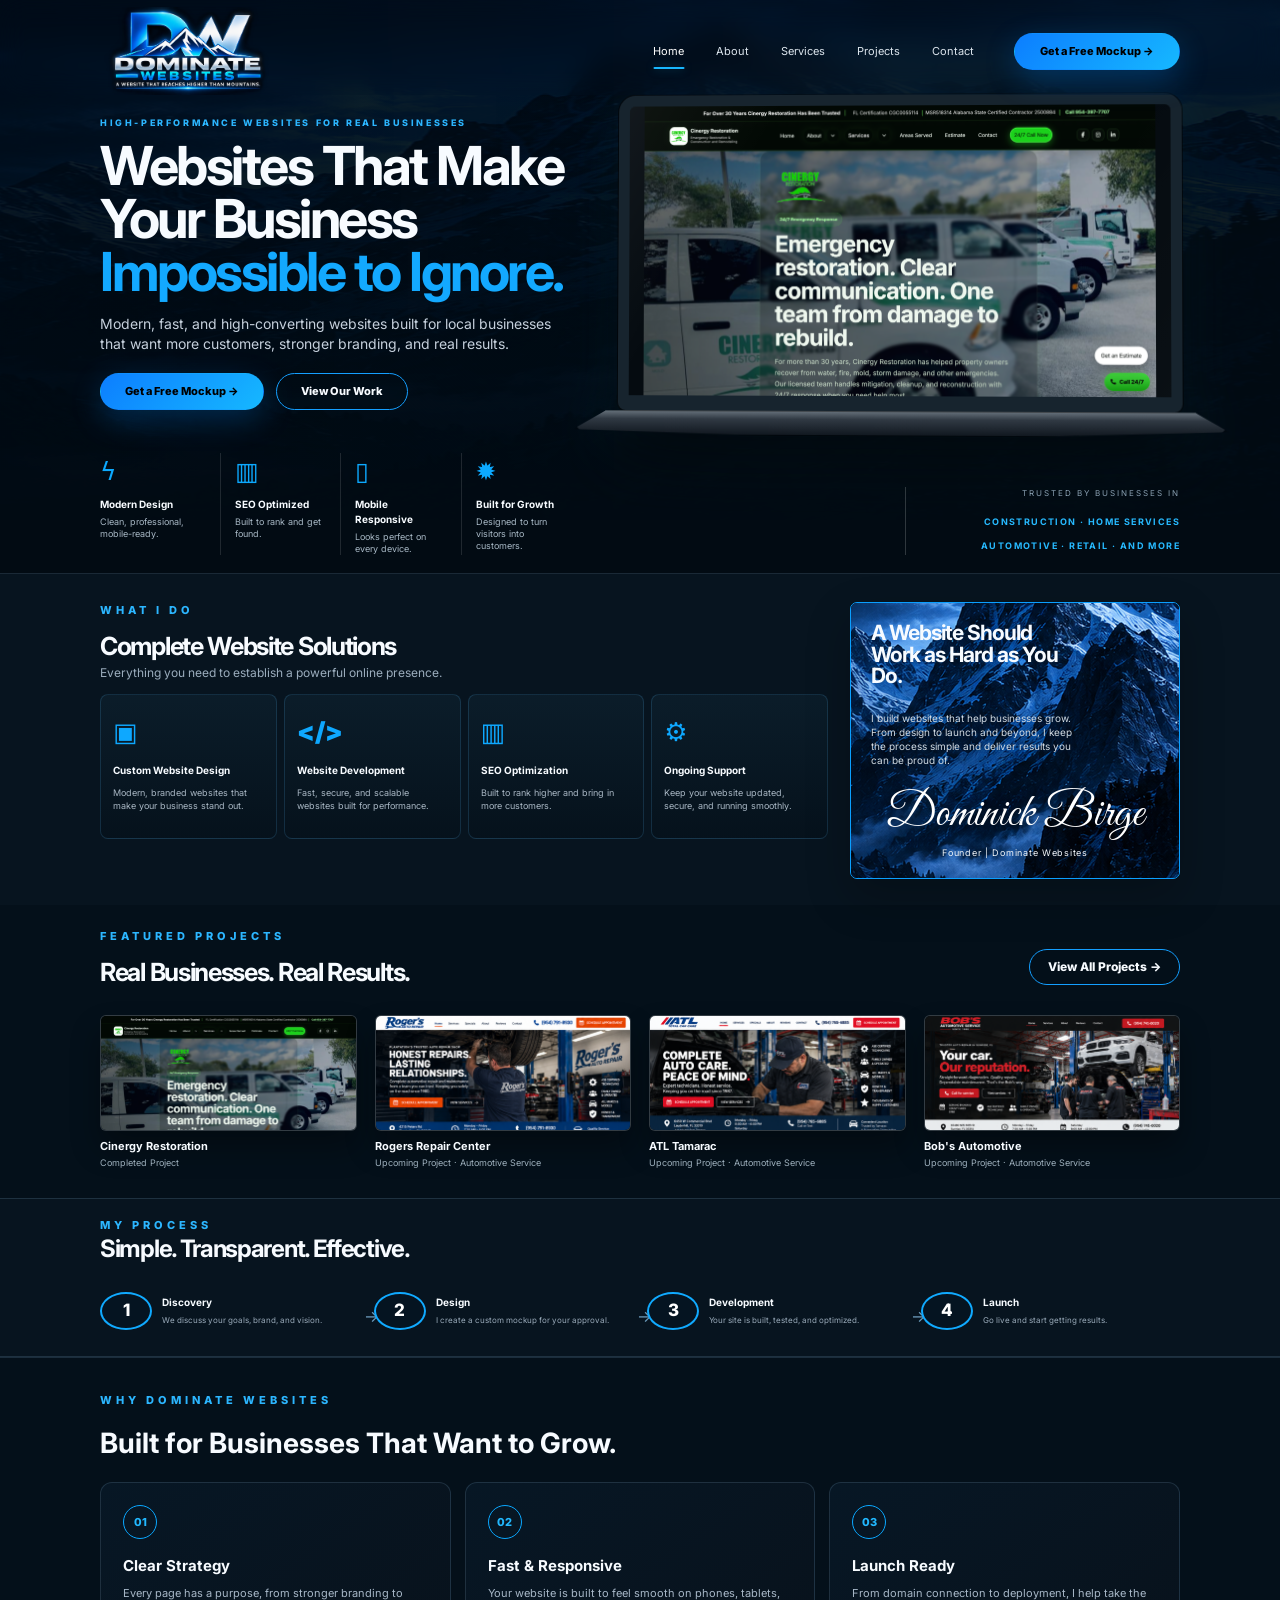
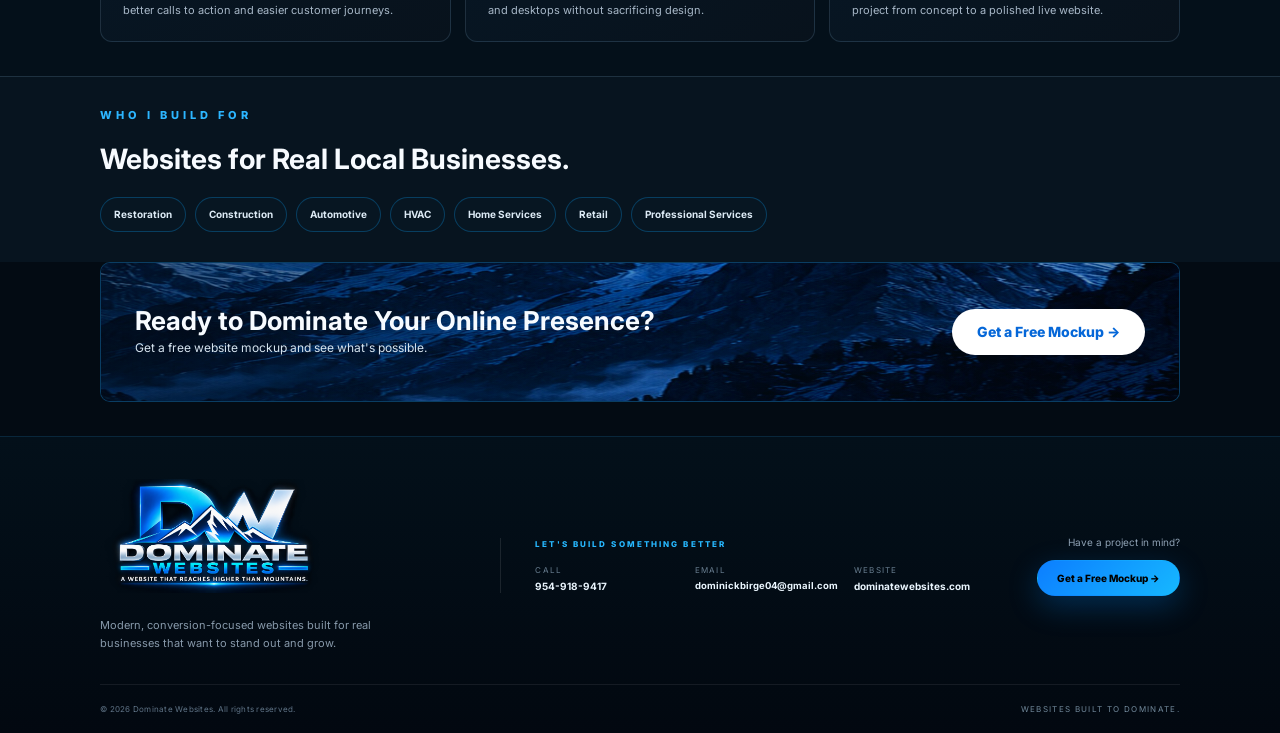
<file: index.html>
<!DOCTYPE html>
<html lang="en">
<head>
  <meta charset="UTF-8">
  <meta name="viewport" content="width=device-width, initial-scale=1.0">
  <meta name="description" content="Dominate Websites builds modern, fast, conversion-focused websites for local businesses.">
  <link rel="canonical" href="https://www.dominatewebsites.com/">
  <meta property="og:type" content="website"><meta property="og:title" content="Dominate Websites | Websites Built to Dominate"><meta property="og:description" content="Modern, fast, conversion-focused websites for real businesses."><meta property="og:url" content="https://www.dominatewebsites.com/"><meta property="og:image" content="https://www.dominatewebsites.com/assets/og-image.png">
  <meta name="twitter:card" content="summary_large_image"><meta name="twitter:image" content="https://www.dominatewebsites.com/assets/og-image.png"><meta name="theme-color" content="#03101b">
  <link rel="icon" href="assets/favicon.ico" sizes="any"><link rel="icon" type="image/png" sizes="32x32" href="assets/favicon-32.png"><link rel="icon" type="image/png" sizes="192x192" href="assets/favicon-192.png"><link rel="apple-touch-icon" sizes="180x180" href="assets/apple-touch-icon.png">
  <title>Dominate Websites | Websites Built to Dominate</title>
  <link rel="preconnect" href="https://fonts.googleapis.com"><link rel="preconnect" href="https://fonts.gstatic.com" crossorigin><link href="https://fonts.googleapis.com/css2?family=Great+Vibes&family=Inter:wght@400;500;600;700;800;900&display=swap" rel="stylesheet">
  <link rel="stylesheet" href="styles.css">
</head>
<body class="emulate-home">
<header class="site-header"><div class="container nav-wrap">
  <a href="index.html" class="brand" aria-label="Dominate Websites home"><img src="assets/dominate-mountain-logo.png" alt="Dominate Websites — A Website That Reaches Higher Than Mountains" class="brand-logo-img"></a>
  <button class="menu-toggle" aria-label="Open navigation" aria-expanded="false"><span></span><span></span><span></span></button>
  <nav class="main-nav" aria-label="Primary navigation"><a href="index.html" class="active">Home</a><a href="about.html">About</a><a href="services.html">Services</a><a href="projects.html">Projects</a><a href="contact.html">Contact</a></nav>
  <button class="btn btn-primary nav-cta quote-trigger" type="button">Get a Free Mockup →</button>
</div></header>
<main>
<section class="hero hero-emulate"><div class="container hero-grid">
  <div class="hero-copy reveal"><p class="eyebrow">HIGH-PERFORMANCE WEBSITES FOR REAL BUSINESSES</p><h1>Websites That Make Your Business <span>Impossible to Ignore.</span></h1><p class="lead">Modern, fast, and high-converting websites built for local businesses that want more customers, stronger branding, and real results.</p><div class="hero-actions"><button class="btn btn-primary quote-trigger" type="button">Get a Free Mockup →</button><a href="projects.html" class="btn btn-secondary">View Our Work</a></div></div>
  <div class="hero-visual reveal" aria-label="Cinergy Restoration featured website"><div class="mountain-silhouette"></div><div class="laptop-frame"><div class="laptop-screen"><img src="assets/projects/cinergy-restoration.png" alt="Cinergy Restoration website displayed on laptop"></div><div class="laptop-base"></div></div></div>
  <div class="benefits-grid reveal"><a class="benefit" href="services.html#design"><div class="benefit-icon">ϟ</div><strong>Modern Design</strong><span>Clean, professional, mobile-ready.</span></a><a class="benefit" href="services.html#seo"><div class="benefit-icon">▥</div><strong>SEO Optimized</strong><span>Built to rank and get found.</span></a><a class="benefit" href="services.html#responsive"><div class="benefit-icon">▯</div><strong>Mobile Responsive</strong><span>Looks perfect on every device.</span></a><a class="benefit" href="services.html#support"><div class="benefit-icon">✹</div><strong>Built for Growth</strong><span>Designed to turn visitors into customers.</span></a></div>
  <div class="trust-inline reveal"><span>TRUSTED BY BUSINESSES IN</span><strong>CONSTRUCTION · HOME SERVICES<br>AUTOMOTIVE · RETAIL · AND MORE</strong></div>
</div></section>

<section class="services section-dark-alt" id="services"><div class="container services-grid">
  <div class="services-copy reveal"><p class="eyebrow">WHAT I DO</p><h2>Complete Website Solutions</h2><p class="section-sub">Everything you need to establish a powerful online presence.</p><div class="service-cards">
    <a class="service-card" href="services.html#design"><div class="service-icon">▣</div><h3>Custom Website Design</h3><p>Modern, branded websites that make your business stand out.</p></a>
    <a class="service-card" href="services.html#development"><div class="service-icon">&lt;/&gt;</div><h3>Website Development</h3><p>Fast, secure, and scalable websites built for performance.</p></a>
    <a class="service-card" href="services.html#seo"><div class="service-icon">▥</div><h3>SEO Optimization</h3><p>Built to rank higher and bring in more customers.</p></a>
    <a class="service-card" href="services.html#support"><div class="service-icon">⚙</div><h3>Ongoing Support</h3><p>Keep your website updated, secure, and running smoothly.</p></a>
  </div></div>
  <aside class="about-card reveal"><h3>A Website Should Work as Hard as You Do.</h3><p>I build websites that help businesses grow. From design to launch and beyond, I keep the process simple and deliver results you can be proud of.</p><div class="signature">Dominick Birge</div><small>Founder | Dominate Websites</small></aside>
</div></section>

<section class="projects section-dark" id="projects"><div class="container">
  <div class="section-heading-row reveal"><div><p class="eyebrow">FEATURED PROJECTS</p><h2>Real Businesses. Real Results.</h2></div><a href="projects.html" class="btn btn-secondary small">View All Projects →</a></div>
  <div class="project-grid project-grid-images">
    <article class="project-card reveal"><a class="project-image-link" href="https://www.cbirestorations.com/" target="_blank" rel="noopener"><img src="assets/projects/cinergy-restoration.png" alt="Cinergy Restoration website preview"></a><h3>Cinergy Restoration</h3><p>Completed Project</p></article>
    <article class="project-card reveal"><button class="project-image-link project-popup-trigger image-button" type="button" data-project-popup="assets/projects/rogers-auto-repair-large.png" data-project-title="Rogers Repair Center"><img src="assets/projects/rogers-auto-repair.png" alt="Rogers Repair Center website preview"></button><h3>Rogers Repair Center</h3><p>Upcoming Project · Automotive Service</p></article>
    <article class="project-card reveal"><button class="project-image-link project-popup-trigger image-button" type="button" data-project-popup="assets/projects/atl-total-car-care-large.png" data-project-title="ATL Tamarac"><img src="assets/projects/atl-total-car-care.png" alt="ATL Tamarac website preview"></button><h3>ATL Tamarac</h3><p>Upcoming Project · Automotive Service</p></article>
    <article class="project-card reveal"><button class="project-image-link project-popup-trigger image-button" type="button" data-project-popup="assets/projects/bobs-automotive-large.png" data-project-title="Bob's Automotive"><img src="assets/projects/bobs-automotive.png" alt="Bob's Automotive website preview"></button><h3>Bob's Automotive</h3><p>Upcoming Project · Automotive Service</p></article>
  </div>
</div></section>

<section class="process section-dark-alt"><div class="container reveal"><p class="eyebrow">MY PROCESS</p><h2>Simple. Transparent. Effective.</h2><div class="process-grid"><div class="step"><div class="step-num">1</div><div><h3>Discovery</h3><p>We discuss your goals, brand, and vision.</p></div></div><div class="step"><div class="step-num">2</div><div><h3>Design</h3><p>I create a custom mockup for your approval.</p></div></div><div class="step"><div class="step-num">3</div><div><h3>Development</h3><p>Your site is built, tested, and optimized.</p></div></div><div class="step"><div class="step-num">4</div><div><h3>Launch</h3><p>Go live and start getting results.</p></div></div></div></div></section>
<section class="why-section section-dark"><div class="container reveal">
  <div class="section-heading-row"><div><p class="eyebrow">WHY DOMINATE WEBSITES</p><h2>Built for Businesses That Want to Grow.</h2></div></div>
  <div class="why-grid">
    <article class="why-card"><span>01</span><h3>Clear Strategy</h3><p>Every page has a purpose, from stronger branding to better calls to action and easier customer journeys.</p></article>
    <article class="why-card"><span>02</span><h3>Fast & Responsive</h3><p>Your website is built to feel smooth on phones, tablets, and desktops without sacrificing design.</p></article>
    <article class="why-card"><span>03</span><h3>Launch Ready</h3><p>From domain connection to deployment, I help take the project from concept to a polished live website.</p></article>
  </div>
</div></section>
<section class="industries-section section-dark-alt"><div class="container reveal"><p class="eyebrow">WHO I BUILD FOR</p><h2>Websites for Real Local Businesses.</h2><div class="industry-pills"><span>Restoration</span><span>Construction</span><span>Automotive</span><span>HVAC</span><span>Home Services</span><span>Retail</span><span>Professional Services</span></div></div></section>
<section class="cta-section"><div class="container cta-card reveal"><div><h2>Ready to Dominate Your Online Presence?</h2><p>Get a free website mockup and see what's possible.</p></div><button type="button" class="btn btn-light quote-trigger">Get a Free Mockup →</button></div></section>
</main>
<footer class="footer footer-polished"><div class="container footer-polished-wrap">
  <div class="footer-brand-block">
    <a href="index.html" class="brand footer-brand" aria-label="Dominate Websites home"><img src="assets/dominate-mountain-logo.png" alt="Dominate Websites — A Website That Reaches Higher Than Mountains" class="brand-logo-img"></a>
    <p>Modern, conversion-focused websites built for real businesses that want to stand out and grow.</p>
  </div>
  <div class="footer-contact-panel">
    <p class="footer-kicker">LET'S BUILD SOMETHING BETTER</p>
    <div class="footer-contact-grid">
      <a href="tel:+19549189417"><small>Call</small><strong>954-918-9417</strong></a>
      <a href="mailto:dominickbirge04@gmail.com"><small>Email</small><strong>dominickbirge04@gmail.com</strong></a>
      <a href="https://www.dominatewebsites.com/"><small>Website</small><strong>dominatewebsites.com</strong></a>
    </div>
  </div>
  <div class="footer-action">
    <span>Have a project in mind?</span>
    <button type="button" class="btn btn-primary quote-trigger">Get a Free Mockup →</button>
  </div>
</div><div class="container footer-bottom"><p>© 2026 Dominate Websites. All rights reserved.</p><p>Websites built to dominate.</p></div></footer>
<script src="script.js"></script></body></html>
</file>
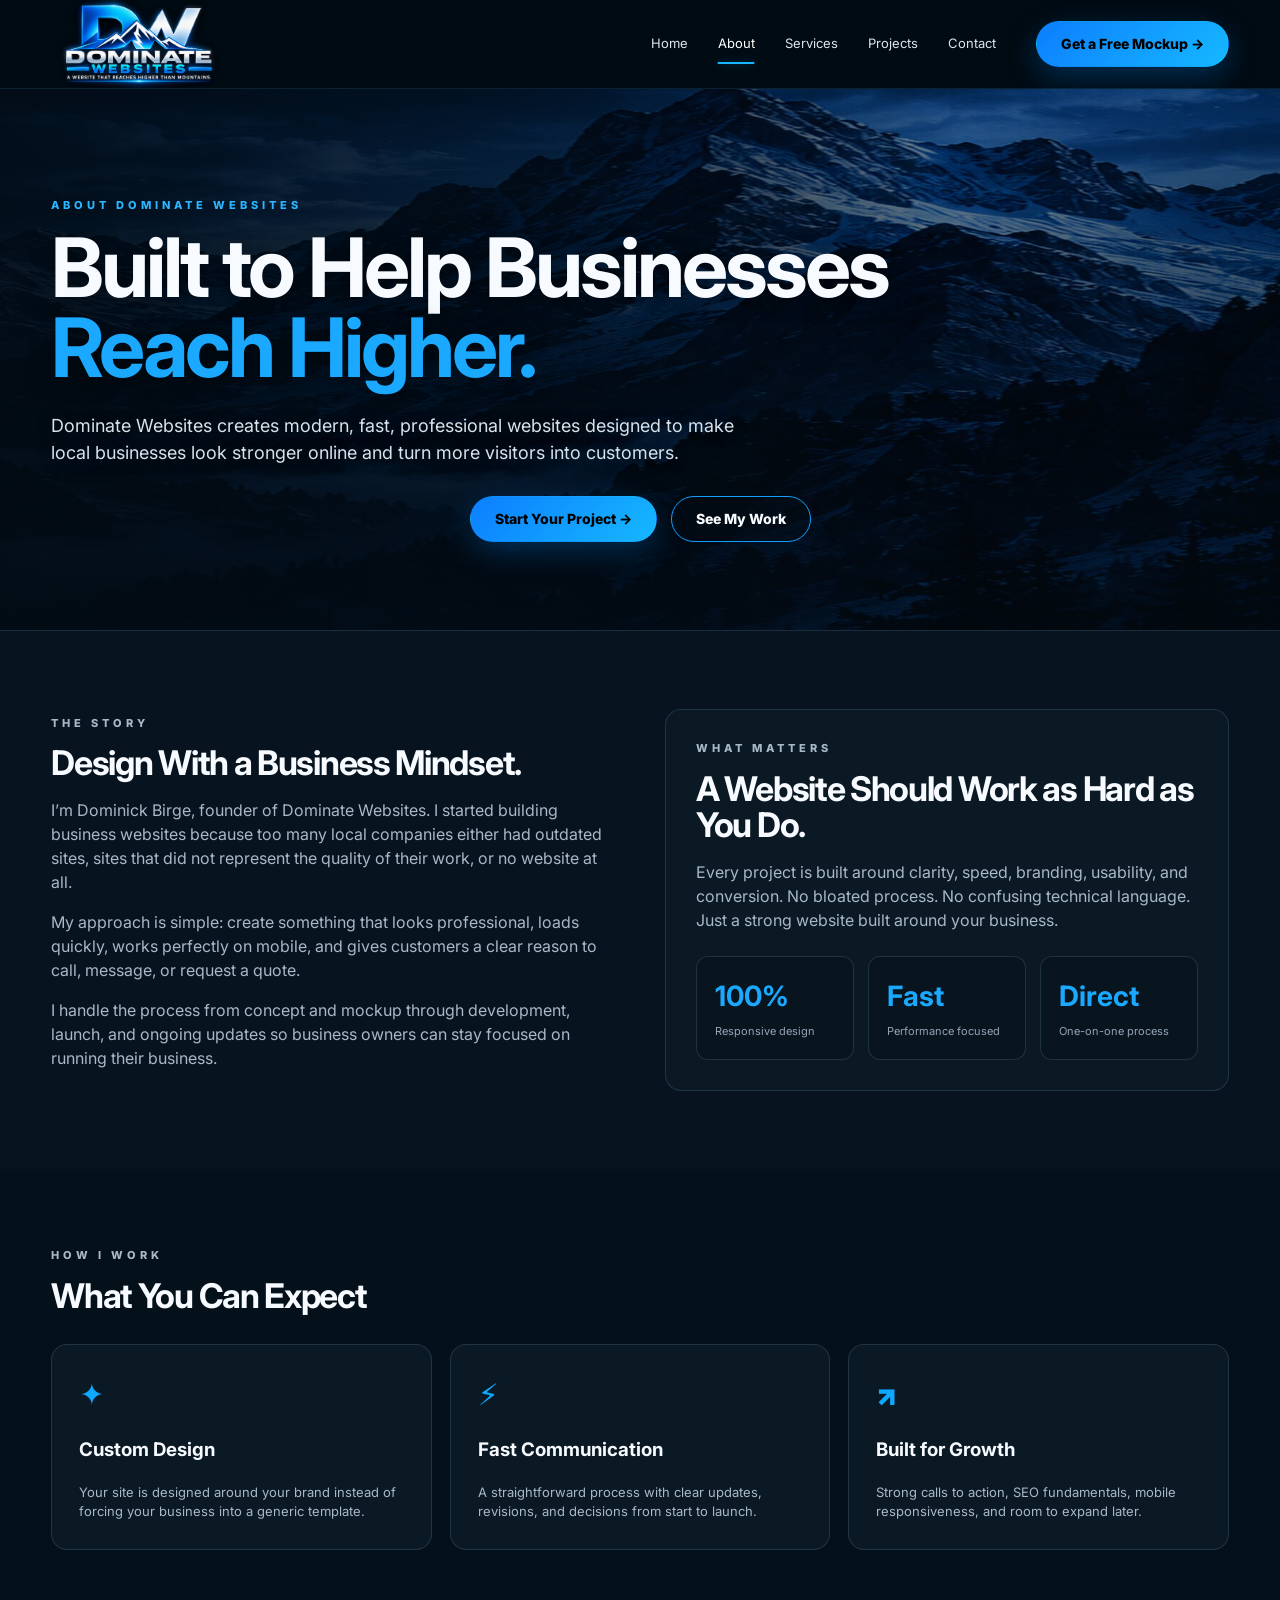
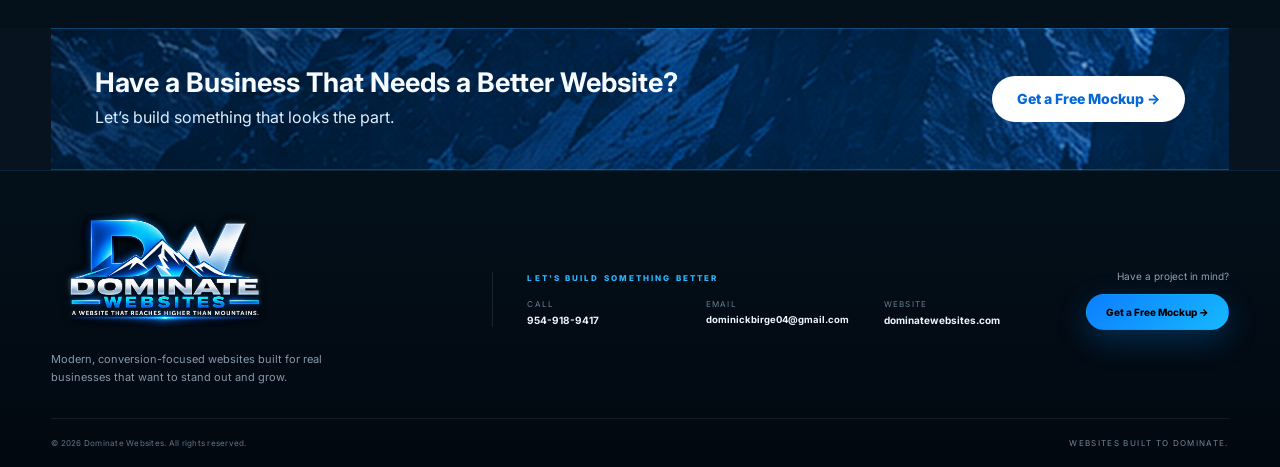
<file: about.html>
<!DOCTYPE html><html lang="en"><head><meta charset="UTF-8"><meta name="viewport" content="width=device-width,initial-scale=1.0"><meta name="description" content="Learn about Dominate Websites and the approach behind modern, high-performance websites for local businesses."><meta property="og:type" content="website"><meta property="og:image" content="https://www.dominatewebsites.com/assets/og-image.png"><meta name="twitter:card" content="summary_large_image"><meta name="twitter:image" content="https://www.dominatewebsites.com/assets/og-image.png"><link rel="icon" href="assets/favicon.ico" sizes="any"><link rel="icon" type="image/png" sizes="32x32" href="assets/favicon-32.png"><link rel="icon" type="image/png" sizes="192x192" href="assets/favicon-192.png"><link rel="apple-touch-icon" sizes="180x180" href="assets/apple-touch-icon.png"><title>About | Dominate Websites</title><link rel="preconnect" href="https://fonts.googleapis.com"><link rel="preconnect" href="https://fonts.gstatic.com" crossorigin><link href="https://fonts.googleapis.com/css2?family=Great+Vibes&family=Inter:wght@400;500;600;700;800&display=swap" rel="stylesheet"><link rel="stylesheet" href="styles.css"></head><body><header class="site-header"><div class="container nav-wrap"><a href="index.html" class="brand"><img src="assets/dominate-mountain-logo.png" alt="Dominate Websites — A Website That Reaches Higher Than Mountains" class="brand-logo-img"></a><button class="menu-toggle" aria-label="Open navigation" aria-expanded="false"><span></span><span></span><span></span></button><nav class="main-nav"><a href="index.html" >Home</a><a href="about.html" class="active">About</a><a href="services.html">Services</a><a href="projects.html" >Projects</a><a href="contact.html" >Contact</a></nav><button type="button" class="btn btn-primary nav-cta quote-trigger">Get a Free Mockup →</button></div></header><main><section class="page-hero"><div class="container reveal"><p class="eyebrow">ABOUT DOMINATE WEBSITES</p><h1>Built to Help Businesses <span>Reach Higher.</span></h1><p class="lead">Dominate Websites creates modern, fast, professional websites designed to make local businesses look stronger online and turn more visitors into customers.</p><div class="hero-actions"><button type="button" class="btn btn-primary quote-trigger">Start Your Project →</button><a href="projects.html" class="btn btn-secondary">See My Work</a></div></div></section><section class="page-section"><div class="container split-grid"><div class="reveal"><p class="eyebrow">THE STORY</p><h2>Design With a Business Mindset.</h2><p>I’m Dominick Birge, founder of Dominate Websites. I started building business websites because too many local companies either had outdated sites, sites that did not represent the quality of their work, or no website at all.</p><p>My approach is simple: create something that looks professional, loads quickly, works perfectly on mobile, and gives customers a clear reason to call, message, or request a quote.</p><p>I handle the process from concept and mockup through development, launch, and ongoing updates so business owners can stay focused on running their business.</p></div><div class="content-card reveal"><p class="eyebrow">WHAT MATTERS</p><h2>A Website Should Work as Hard as You Do.</h2><p>Every project is built around clarity, speed, branding, usability, and conversion. No bloated process. No confusing technical language. Just a strong website built around your business.</p><div class="stat-grid"><div class="stat"><strong>100%</strong><span>Responsive design</span></div><div class="stat"><strong>Fast</strong><span>Performance focused</span></div><div class="stat"><strong>Direct</strong><span>One-on-one process</span></div></div></div></div></section><section class="page-section alt"><div class="container reveal"><p class="eyebrow">HOW I WORK</p><h2>What You Can Expect</h2><div class="value-grid"><article class="value-card"><div class="service-icon">✦</div><h3>Custom Design</h3><p>Your site is designed around your brand instead of forcing your business into a generic template.</p></article><article class="value-card"><div class="service-icon">⚡</div><h3>Fast Communication</h3><p>A straightforward process with clear updates, revisions, and decisions from start to launch.</p></article><article class="value-card"><div class="service-icon">↗</div><h3>Built for Growth</h3><p>Strong calls to action, SEO fundamentals, mobile responsiveness, and room to expand later.</p></article></div></div></section><section class="cta-section"><div class="container cta-card reveal"><div><h2>Have a Business That Needs a Better Website?</h2><p>Let’s build something that looks the part.</p></div><button type="button" class="btn btn-light quote-trigger">Get a Free Mockup →</button></div></section></main><footer class="footer footer-polished"><div class="container footer-polished-wrap">
  <div class="footer-brand-block">
    <a href="index.html" class="brand footer-brand" aria-label="Dominate Websites home"><img src="assets/dominate-mountain-logo.png" alt="Dominate Websites — A Website That Reaches Higher Than Mountains" class="brand-logo-img"></a>
    <p>Modern, conversion-focused websites built for real businesses that want to stand out and grow.</p>
  </div>
  <div class="footer-contact-panel">
    <p class="footer-kicker">LET'S BUILD SOMETHING BETTER</p>
    <div class="footer-contact-grid">
      <a href="tel:+19549189417"><small>Call</small><strong>954-918-9417</strong></a>
      <a href="mailto:dominickbirge04@gmail.com"><small>Email</small><strong>dominickbirge04@gmail.com</strong></a>
      <a href="https://www.dominatewebsites.com/"><small>Website</small><strong>dominatewebsites.com</strong></a>
    </div>
  </div>
  <div class="footer-action">
    <span>Have a project in mind?</span>
    <button type="button" class="btn btn-primary quote-trigger">Get a Free Mockup →</button>
  </div>
</div><div class="container footer-bottom"><p>© 2026 Dominate Websites. All rights reserved.</p><p>Websites built to dominate.</p></div></footer><script src="script.js"></script></body></html>
</file>
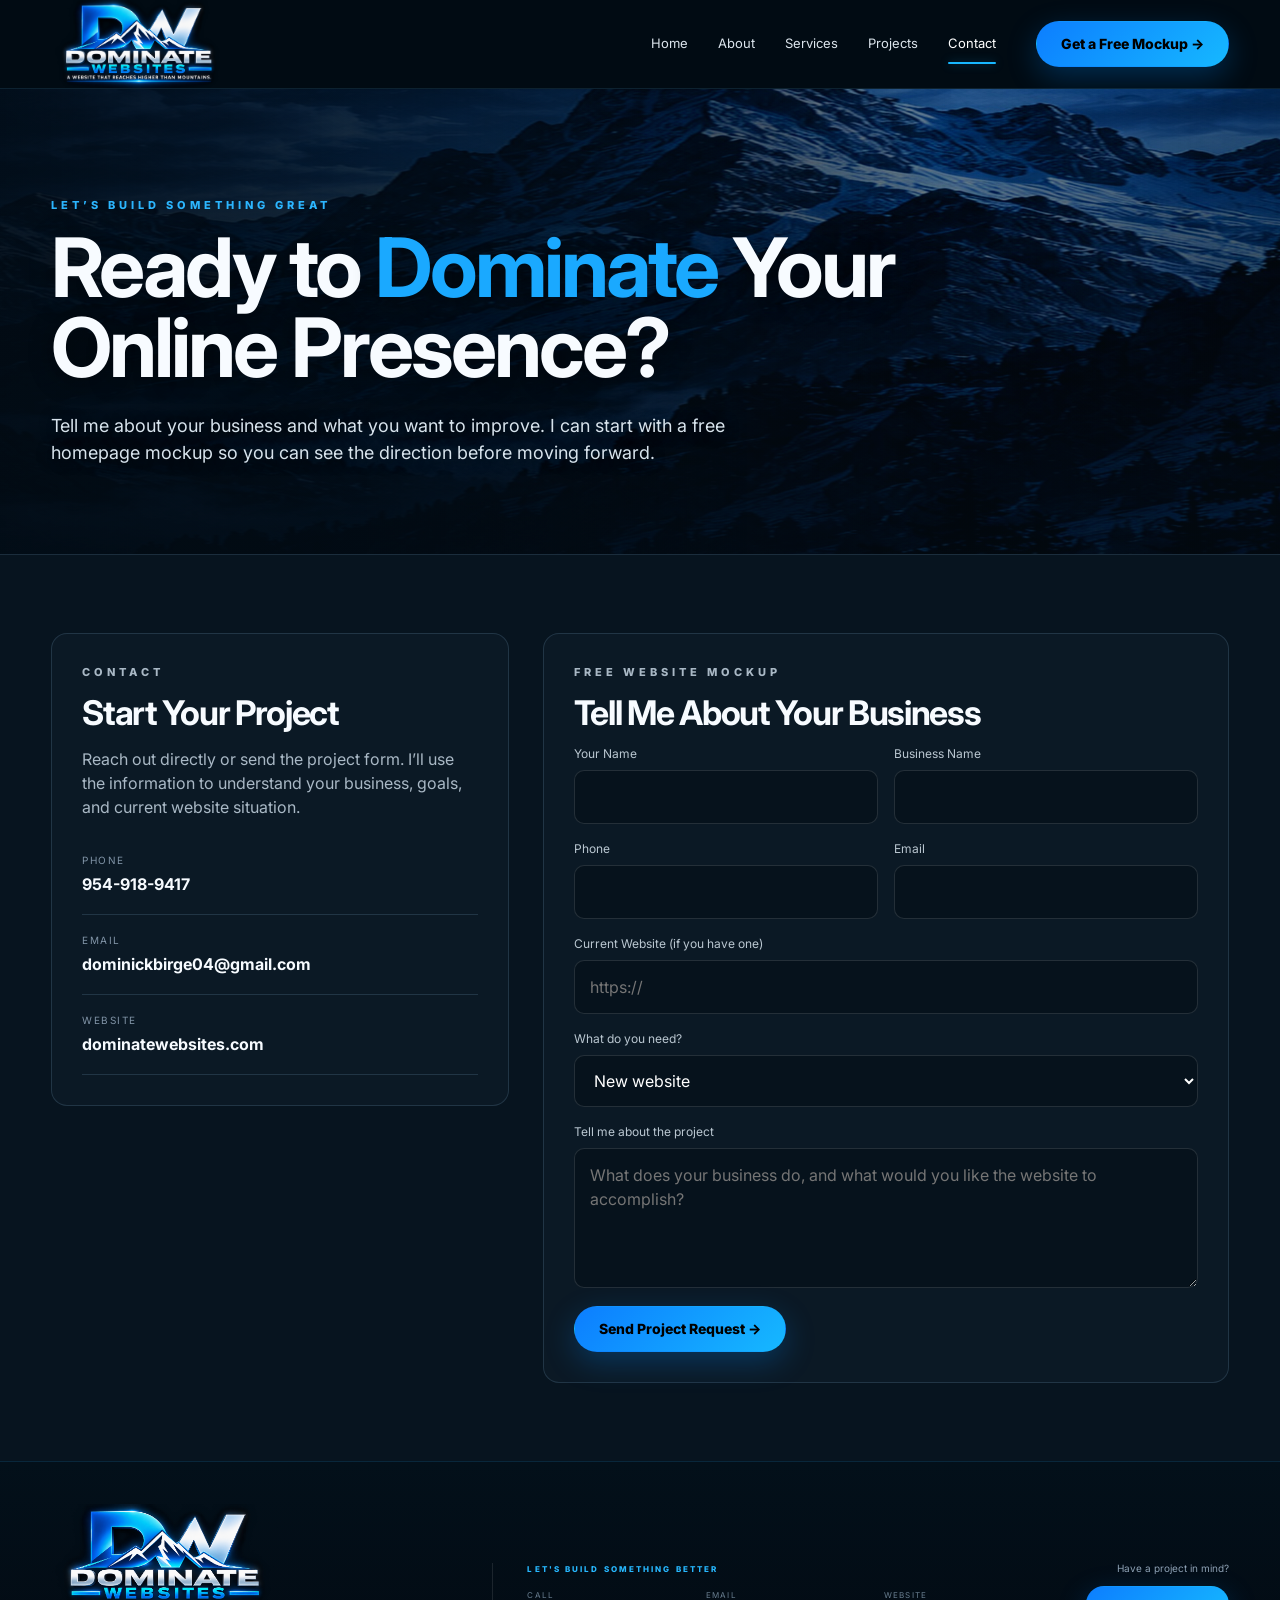
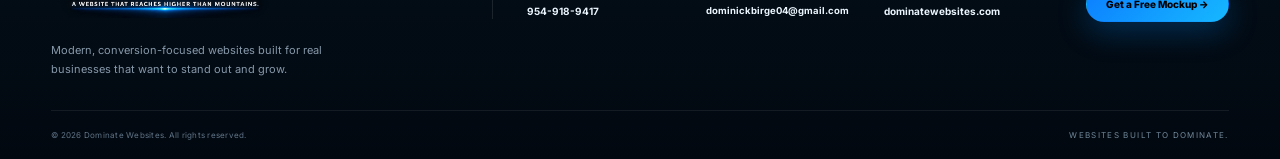
<file: contact.html>
<!DOCTYPE html><html lang="en"><head><meta charset="UTF-8"><meta name="viewport" content="width=device-width,initial-scale=1.0"><meta name="description" content="Contact Dominate Websites for a custom website, redesign, or free homepage mockup."><meta property="og:type" content="website"><meta property="og:image" content="https://www.dominatewebsites.com/assets/og-image.png"><meta name="twitter:card" content="summary_large_image"><meta name="twitter:image" content="https://www.dominatewebsites.com/assets/og-image.png"><link rel="icon" href="assets/favicon.ico" sizes="any"><link rel="icon" type="image/png" sizes="32x32" href="assets/favicon-32.png"><link rel="icon" type="image/png" sizes="192x192" href="assets/favicon-192.png"><link rel="apple-touch-icon" sizes="180x180" href="assets/apple-touch-icon.png"><title>Contact | Dominate Websites</title><link rel="preconnect" href="https://fonts.googleapis.com"><link rel="preconnect" href="https://fonts.gstatic.com" crossorigin><link href="https://fonts.googleapis.com/css2?family=Great+Vibes&family=Inter:wght@400;500;600;700;800&display=swap" rel="stylesheet"><link rel="stylesheet" href="styles.css"></head><body><header class="site-header"><div class="container nav-wrap"><a href="index.html" class="brand"><img src="assets/dominate-mountain-logo.png" alt="Dominate Websites — A Website That Reaches Higher Than Mountains" class="brand-logo-img"></a><button class="menu-toggle" aria-label="Open navigation" aria-expanded="false"><span></span><span></span><span></span></button><nav class="main-nav"><a href="index.html" >Home</a><a href="about.html" >About</a><a href="services.html">Services</a><a href="projects.html" >Projects</a><a href="contact.html" class="active">Contact</a></nav><button type="button" class="btn btn-primary nav-cta quote-trigger">Get a Free Mockup →</button></div></header><main><section class="page-hero"><div class="container reveal"><p class="eyebrow">LET’S BUILD SOMETHING GREAT</p><h1>Ready to <span>Dominate</span> Your Online Presence?</h1><p class="lead">Tell me about your business and what you want to improve. I can start with a free homepage mockup so you can see the direction before moving forward.</p></div></section><section class="page-section"><div class="container contact-grid"><aside class="contact-panel reveal"><p class="eyebrow">CONTACT</p><h2>Start Your Project</h2><p>Reach out directly or send the project form. I’ll use the information to understand your business, goals, and current website situation.</p><a class="contact-method" href="tel:+19549189417"><small>Phone</small><strong>954-918-9417</strong></a><a class="contact-method" href="mailto:dominickbirge04@gmail.com"><small>Email</small><strong>dominickbirge04@gmail.com</strong></a><div class="contact-method"><small>Website</small><strong>dominatewebsites.com</strong></div></aside><section class="contact-form reveal"><p class="eyebrow">FREE WEBSITE MOCKUP</p><h2>Tell Me About Your Business</h2><form action="mailto:dominickbirge04@gmail.com" method="post" enctype="text/plain"><div class="form-grid"><div class="field"><label for="name">Your Name</label><input id="name" name="Name" required></div><div class="field"><label for="business">Business Name</label><input id="business" name="Business" required></div><div class="field"><label for="phone">Phone</label><input id="phone" name="Phone" type="tel"></div><div class="field"><label for="email">Email</label><input id="email" name="Email" type="email" required></div><div class="field full"><label for="website">Current Website (if you have one)</label><input id="website" name="Current Website" type="url" placeholder="https://"></div><div class="field full"><label for="service">What do you need?</label><select id="service" name="Service"><option>New website</option><option>Website redesign</option><option>Landing page</option><option>SEO / website improvements</option><option>Ongoing website support</option></select></div><div class="field full"><label for="message">Tell me about the project</label><textarea id="message" name="Project Details" placeholder="What does your business do, and what would you like the website to accomplish?"></textarea></div></div><button class="btn btn-primary" type="submit">Send Project Request →</button></form></section></div></section></main><footer class="footer footer-polished"><div class="container footer-polished-wrap">
  <div class="footer-brand-block">
    <a href="index.html" class="brand footer-brand" aria-label="Dominate Websites home"><img src="assets/dominate-mountain-logo.png" alt="Dominate Websites — A Website That Reaches Higher Than Mountains" class="brand-logo-img"></a>
    <p>Modern, conversion-focused websites built for real businesses that want to stand out and grow.</p>
  </div>
  <div class="footer-contact-panel">
    <p class="footer-kicker">LET'S BUILD SOMETHING BETTER</p>
    <div class="footer-contact-grid">
      <a href="tel:+19549189417"><small>Call</small><strong>954-918-9417</strong></a>
      <a href="mailto:dominickbirge04@gmail.com"><small>Email</small><strong>dominickbirge04@gmail.com</strong></a>
      <a href="https://www.dominatewebsites.com/"><small>Website</small><strong>dominatewebsites.com</strong></a>
    </div>
  </div>
  <div class="footer-action">
    <span>Have a project in mind?</span>
    <button type="button" class="btn btn-primary quote-trigger">Get a Free Mockup →</button>
  </div>
</div><div class="container footer-bottom"><p>© 2026 Dominate Websites. All rights reserved.</p><p>Websites built to dominate.</p></div></footer><script src="script.js"></script></body></html>
</file>
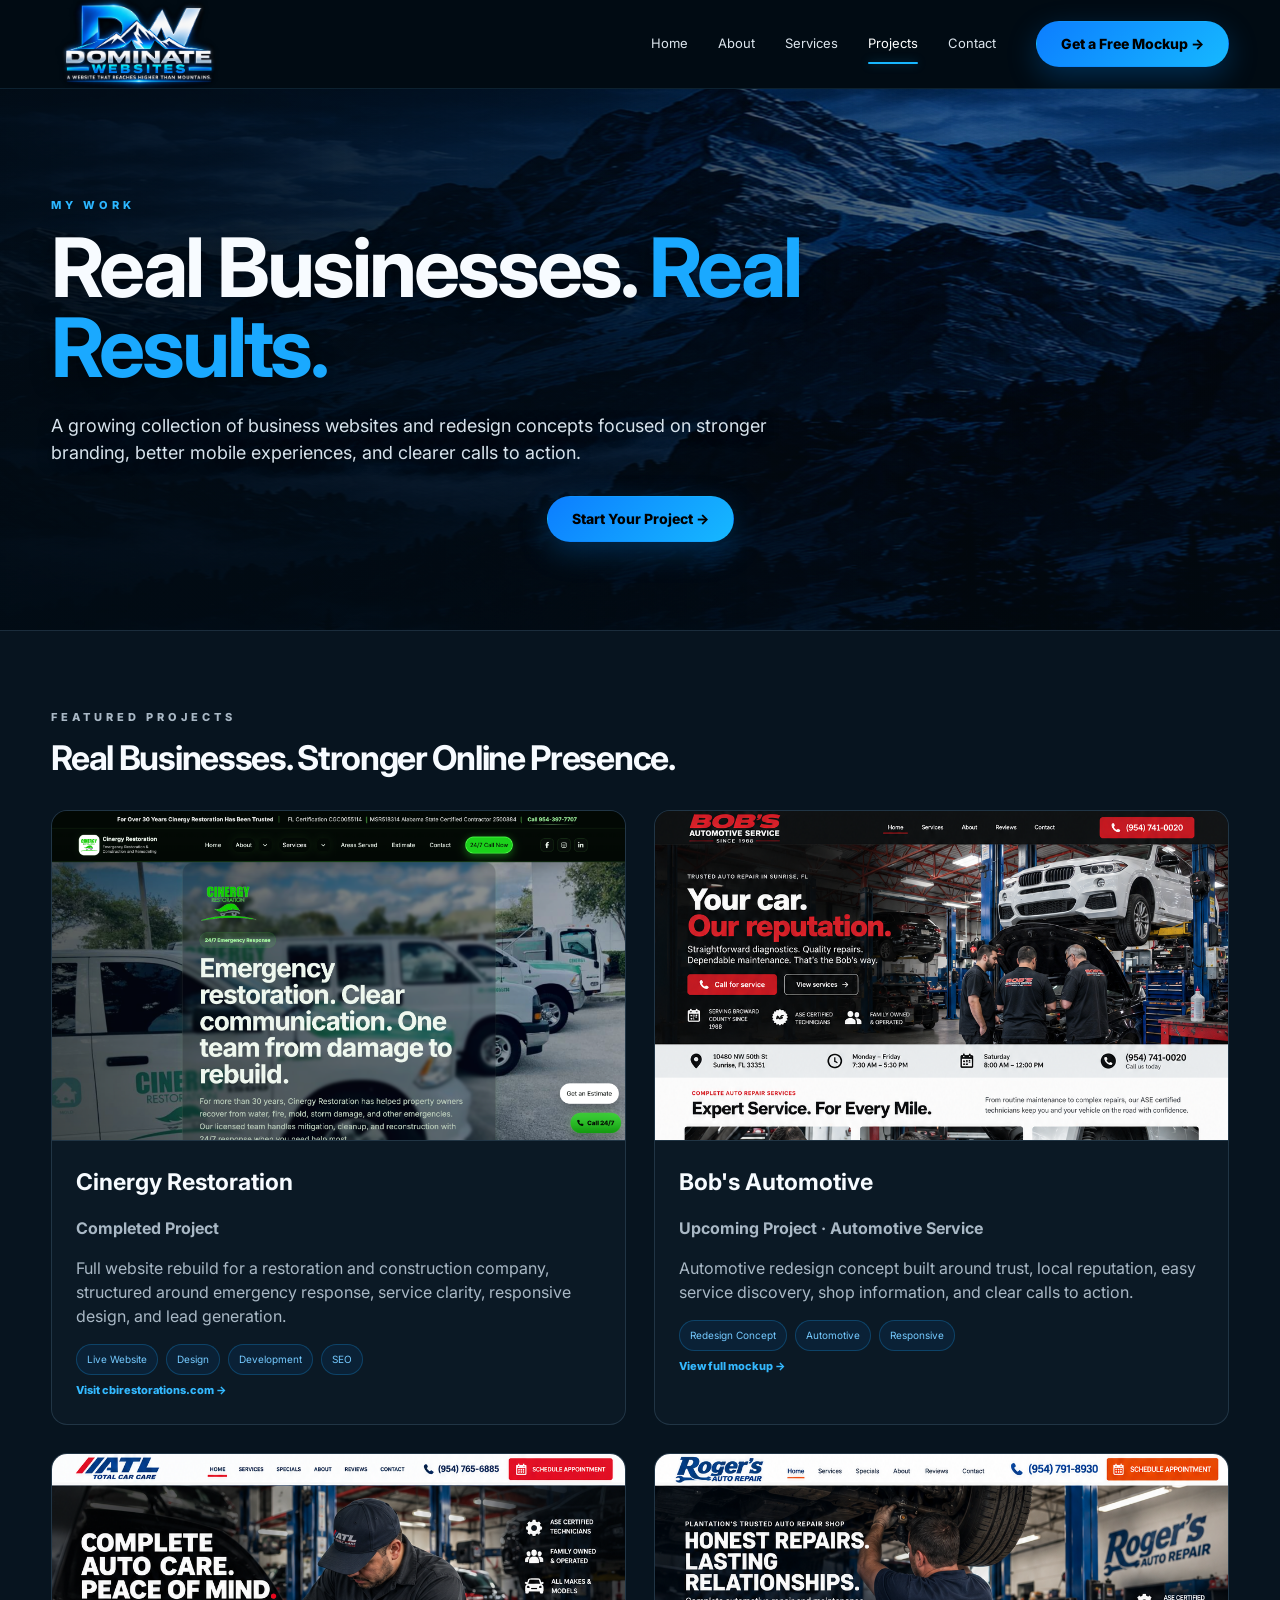
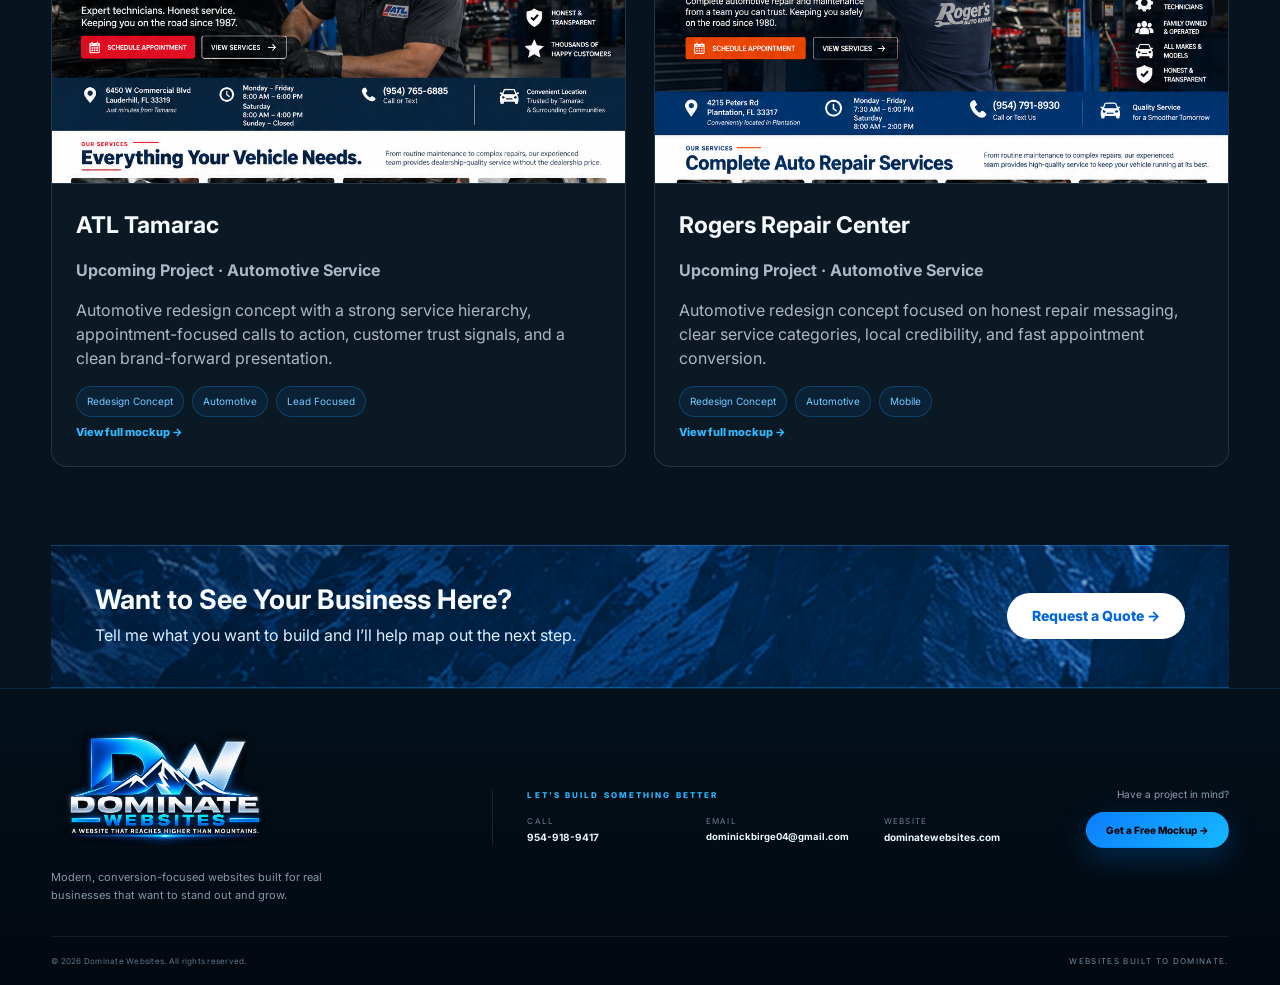
<file: projects.html>
<!DOCTYPE html>
<html lang="en"><head><meta charset="UTF-8"><meta name="viewport" content="width=device-width,initial-scale=1.0"><meta name="description" content="Explore website design projects created by Dominate Websites."><meta property="og:type" content="website"><meta property="og:image" content="https://www.dominatewebsites.com/assets/og-image.png"><meta name="twitter:card" content="summary_large_image"><meta name="twitter:image" content="https://www.dominatewebsites.com/assets/og-image.png"><link rel="icon" href="assets/favicon.ico" sizes="any"><link rel="icon" type="image/png" sizes="32x32" href="assets/favicon-32.png"><link rel="icon" type="image/png" sizes="192x192" href="assets/favicon-192.png"><link rel="apple-touch-icon" sizes="180x180" href="assets/apple-touch-icon.png"><title>Projects | Dominate Websites</title><link rel="preconnect" href="https://fonts.googleapis.com"><link rel="preconnect" href="https://fonts.gstatic.com" crossorigin><link href="https://fonts.googleapis.com/css2?family=Great+Vibes&family=Inter:wght@400;500;600;700;800&display=swap" rel="stylesheet"><link rel="stylesheet" href="styles.css"></head>
<body><header class="site-header"><div class="container nav-wrap"><a href="index.html" class="brand"><img src="assets/dominate-mountain-logo.png" alt="Dominate Websites — A Website That Reaches Higher Than Mountains" class="brand-logo-img"></a><button class="menu-toggle" aria-label="Open navigation" aria-expanded="false"><span></span><span></span><span></span></button><nav class="main-nav"><a href="index.html">Home</a><a href="about.html">About</a><a href="services.html">Services</a><a href="projects.html" class="active">Projects</a><a href="contact.html">Contact</a></nav><button type="button" class="btn btn-primary nav-cta quote-trigger">Get a Free Mockup →</button></div></header>
<main><section class="page-hero"><div class="container reveal"><p class="eyebrow">MY WORK</p><h1>Real Businesses. <span>Real Results.</span></h1><p class="lead">A growing collection of business websites and redesign concepts focused on stronger branding, better mobile experiences, and clearer calls to action.</p><div class="hero-actions"><button type="button" class="btn btn-primary quote-trigger">Start Your Project →</button></div></div></section>
<section class="page-section"><div class="container"><p class="eyebrow reveal">FEATURED PROJECTS</p><h2 class="reveal">Real Businesses. Stronger Online Presence.</h2><div class="projects-page-grid">
<article class="project-feature project-feature-image reveal"><a class="project-hero-image" href="https://www.cbirestorations.com/" target="_blank" rel="noopener"><img src="assets/projects/cinergy-restoration.png" alt="Cinergy Restoration website preview"></a><div class="project-info"><h3>Cinergy Restoration</h3><p><strong>Completed Project</strong></p><p>Full website rebuild for a restoration and construction company, structured around emergency response, service clarity, responsive design, and lead generation.</p><div class="project-tags"><span>Live Website</span><span>Design</span><span>Development</span><span>SEO</span></div><a class="project-link" href="https://www.cbirestorations.com/" target="_blank" rel="noopener">Visit cbirestorations.com →</a></div></article>
<article class="project-feature project-feature-image reveal"><a class="project-hero-image project-popup-trigger" href="assets/projects/bobs-automotive.png" data-project-popup="assets/projects/bobs-automotive-large.png" data-project-title="Bob's Automotive Service" aria-label="Open Bob's Automotive Service mockup"><img src="assets/projects/bobs-automotive.png" alt="Bob's Automotive Service website design"></a><div class="project-info"><h3>Bob's Automotive</h3><p><strong>Upcoming Project · Automotive Service</strong></p><p>Automotive redesign concept built around trust, local reputation, easy service discovery, shop information, and clear calls to action.</p><div class="project-tags"><span>Redesign Concept</span><span>Automotive</span><span>Responsive</span></div><a class="project-link project-popup-trigger" href="assets/projects/bobs-automotive.png" data-project-popup="assets/projects/bobs-automotive-large.png" data-project-title="Bob's Automotive Service">View full mockup →</a></div></article>
<article class="project-feature project-feature-image reveal"><a class="project-hero-image project-popup-trigger" href="assets/projects/atl-total-car-care.png" data-project-popup="assets/projects/atl-total-car-care-large.png" data-project-title="ATL Tamarac" aria-label="Open ATL Tamarac mockup"><img src="assets/projects/atl-total-car-care.png" alt="ATL Total Car Care website design"></a><div class="project-info"><h3>ATL Tamarac</h3><p><strong>Upcoming Project · Automotive Service</strong></p><p>Automotive redesign concept with a strong service hierarchy, appointment-focused calls to action, customer trust signals, and a clean brand-forward presentation.</p><div class="project-tags"><span>Redesign Concept</span><span>Automotive</span><span>Lead Focused</span></div><a class="project-link project-popup-trigger" href="assets/projects/atl-total-car-care.png" data-project-popup="assets/projects/atl-total-car-care-large.png" data-project-title="ATL Tamarac">View full mockup →</a></div></article>
<article class="project-feature project-feature-image reveal"><a class="project-hero-image project-popup-trigger" href="assets/projects/rogers-auto-repair.png" data-project-popup="assets/projects/rogers-auto-repair-large.png" data-project-title="Rogers Repair Center" aria-label="Open Rogers Repair Center mockup"><img src="assets/projects/rogers-auto-repair.png" alt="Roger's Auto Repair website design"></a><div class="project-info"><h3>Rogers Repair Center</h3><p><strong>Upcoming Project · Automotive Service</strong></p><p>Automotive redesign concept focused on honest repair messaging, clear service categories, local credibility, and fast appointment conversion.</p><div class="project-tags"><span>Redesign Concept</span><span>Automotive</span><span>Mobile</span></div><a class="project-link project-popup-trigger" href="assets/projects/rogers-auto-repair.png" data-project-popup="assets/projects/rogers-auto-repair-large.png" data-project-title="Rogers Repair Center">View full mockup →</a></div></article>
</div></div></section><section class="cta-section"><div class="container cta-card reveal"><div><h2>Want to See Your Business Here?</h2><p>Tell me what you want to build and I’ll help map out the next step.</p></div><a class="btn btn-light" href="contact.html">Request a Quote →</a></div></section></main>
<footer class="footer footer-polished"><div class="container footer-polished-wrap">
  <div class="footer-brand-block">
    <a href="index.html" class="brand footer-brand" aria-label="Dominate Websites home"><img src="assets/dominate-mountain-logo.png" alt="Dominate Websites — A Website That Reaches Higher Than Mountains" class="brand-logo-img"></a>
    <p>Modern, conversion-focused websites built for real businesses that want to stand out and grow.</p>
  </div>
  <div class="footer-contact-panel">
    <p class="footer-kicker">LET'S BUILD SOMETHING BETTER</p>
    <div class="footer-contact-grid">
      <a href="tel:+19549189417"><small>Call</small><strong>954-918-9417</strong></a>
      <a href="mailto:dominickbirge04@gmail.com"><small>Email</small><strong>dominickbirge04@gmail.com</strong></a>
      <a href="https://www.dominatewebsites.com/"><small>Website</small><strong>dominatewebsites.com</strong></a>
    </div>
  </div>
  <div class="footer-action">
    <span>Have a project in mind?</span>
    <button type="button" class="btn btn-primary quote-trigger">Get a Free Mockup →</button>
  </div>
</div><div class="container footer-bottom"><p>© 2026 Dominate Websites. All rights reserved.</p><p>Websites built to dominate.</p></div></footer><script src="script.js"></script></body></html>
</file>
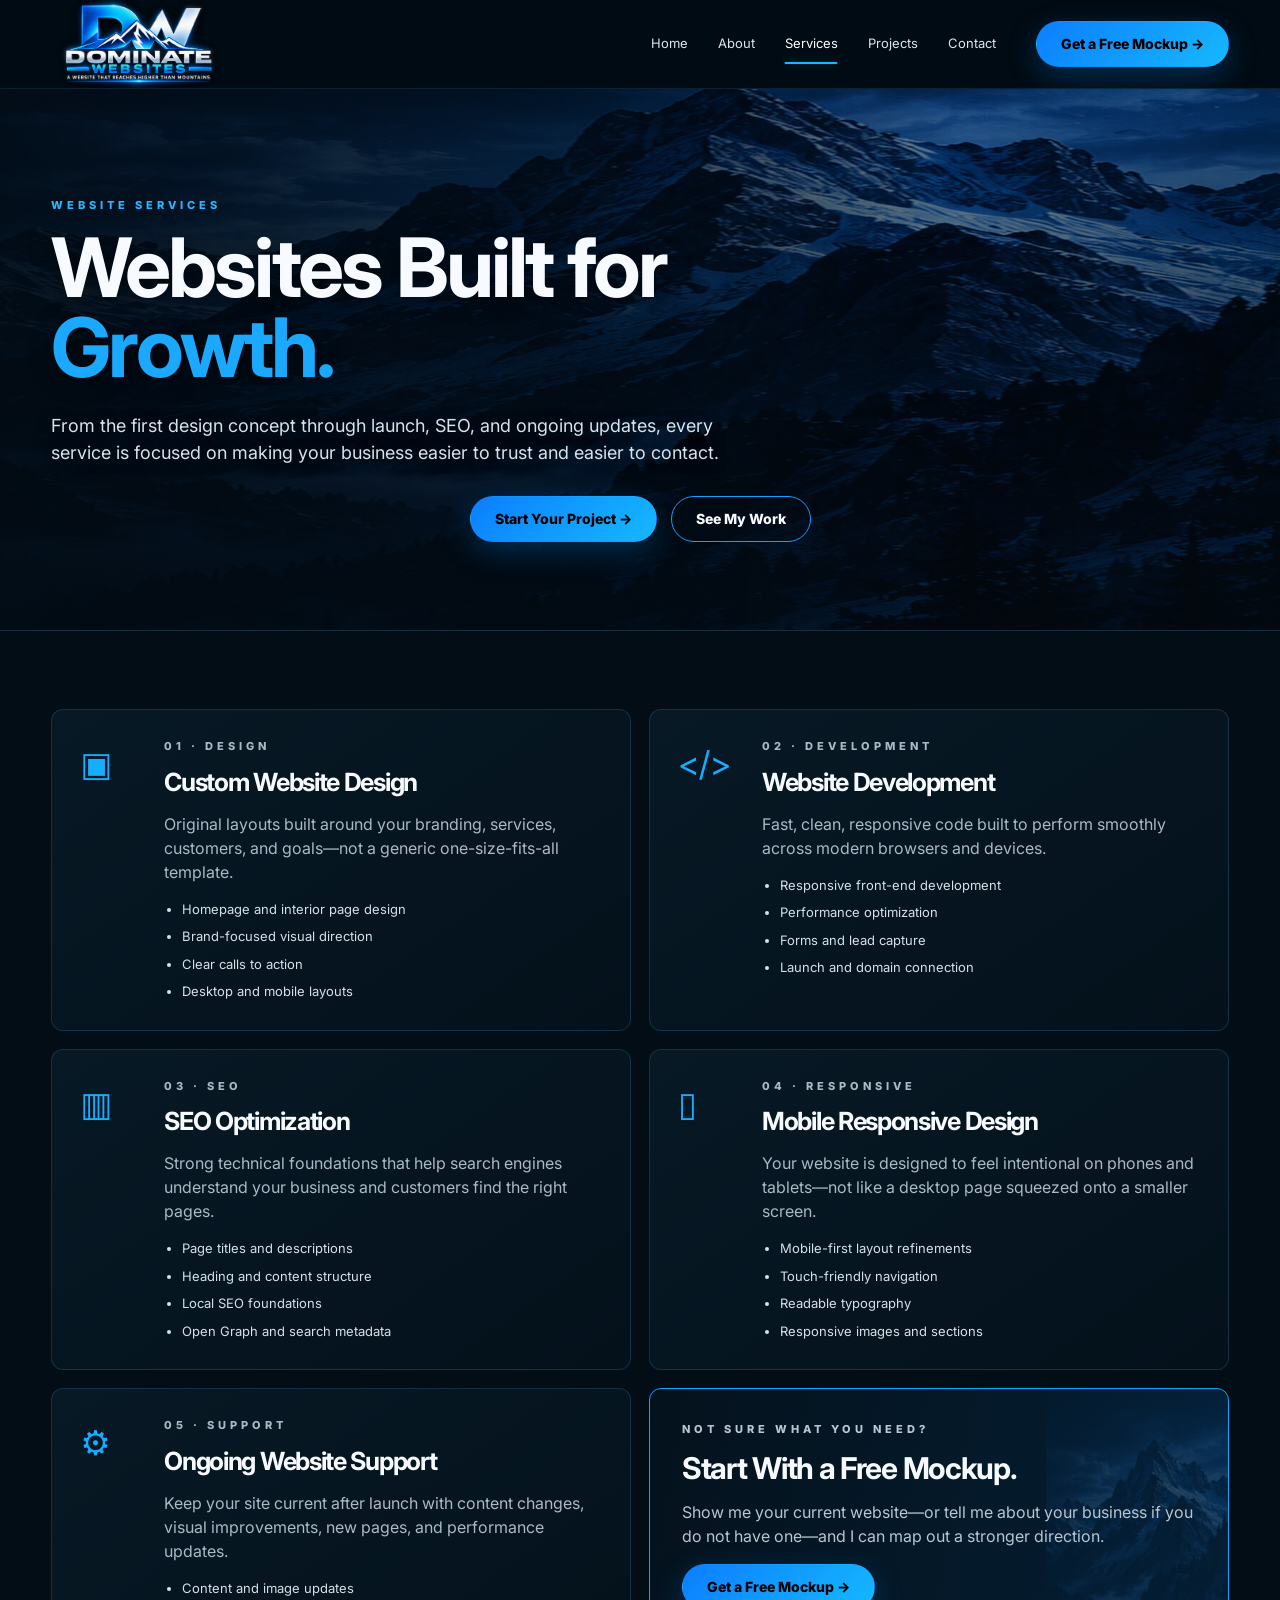
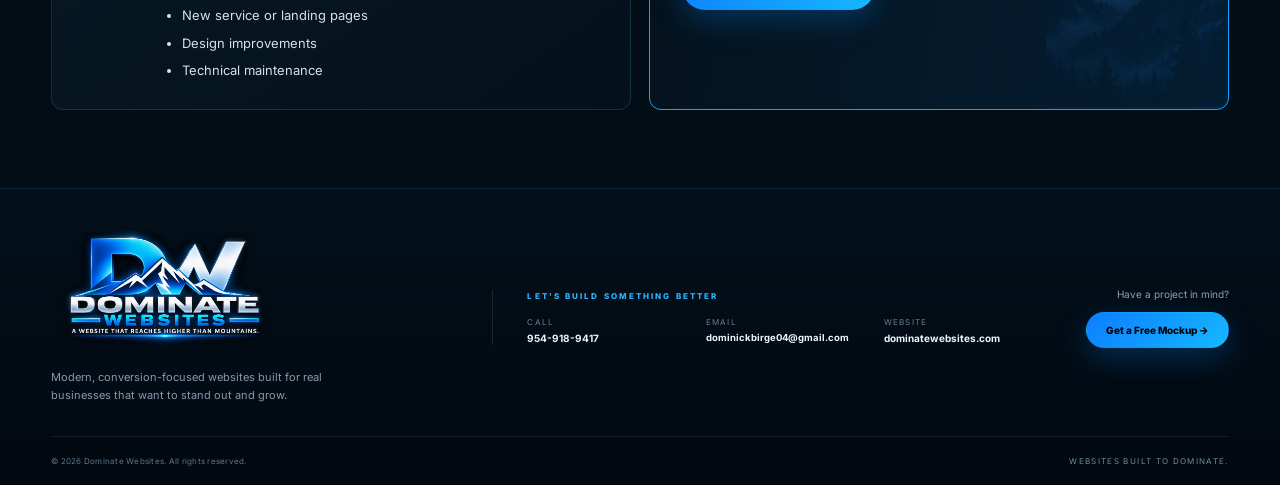
<file: services.html>
<!DOCTYPE html><html lang="en"><head><meta charset="UTF-8"><meta name="viewport" content="width=device-width,initial-scale=1.0"><meta name="description" content="Website design, development, SEO, responsive design, and ongoing support from Dominate Websites."><meta property="og:type" content="website"><meta property="og:image" content="https://www.dominatewebsites.com/assets/og-image.png"><meta name="twitter:card" content="summary_large_image"><link rel="icon" href="assets/favicon.ico" sizes="any"><link rel="icon" type="image/png" sizes="32x32" href="assets/favicon-32.png"><link rel="icon" type="image/png" sizes="192x192" href="assets/favicon-192.png"><link rel="apple-touch-icon" sizes="180x180" href="assets/apple-touch-icon.png"><title>Services | Dominate Websites</title><link rel="preconnect" href="https://fonts.googleapis.com"><link rel="preconnect" href="https://fonts.gstatic.com" crossorigin><link href="https://fonts.googleapis.com/css2?family=Great+Vibes&family=Inter:wght@400;500;600;700;800;900&display=swap" rel="stylesheet"><link rel="stylesheet" href="styles.css"></head><body>
<header class="site-header"><div class="container nav-wrap"><a href="index.html" class="brand"><img src="assets/dominate-mountain-logo.png" alt="Dominate Websites — A Website That Reaches Higher Than Mountains" class="brand-logo-img"></a><button class="menu-toggle" aria-label="Open navigation" aria-expanded="false"><span></span><span></span><span></span></button><nav class="main-nav"><a href="index.html">Home</a><a href="about.html">About</a><a href="services.html" class="active">Services</a><a href="projects.html">Projects</a><a href="contact.html">Contact</a></nav><button type="button" class="btn btn-primary nav-cta quote-trigger">Get a Free Mockup →</button></div></header>
<main><section class="page-hero services-page-hero"><div class="container reveal"><p class="eyebrow">WEBSITE SERVICES</p><h1>Websites Built for <span>Growth.</span></h1><p class="lead">From the first design concept through launch, SEO, and ongoing updates, every service is focused on making your business easier to trust and easier to contact.</p><div class="hero-actions"><button type="button" class="btn btn-primary quote-trigger">Start Your Project →</button><a href="projects.html" class="btn btn-secondary">See My Work</a></div></div></section>
<section class="page-section service-detail-section"><div class="container service-detail-grid">
<article class="service-detail reveal" id="design"><span class="service-detail-icon">▣</span><div><p class="eyebrow">01 · DESIGN</p><h2>Custom Website Design</h2><p>Original layouts built around your branding, services, customers, and goals—not a generic one-size-fits-all template.</p><ul><li>Homepage and interior page design</li><li>Brand-focused visual direction</li><li>Clear calls to action</li><li>Desktop and mobile layouts</li></ul></div></article>
<article class="service-detail reveal" id="development"><span class="service-detail-icon">&lt;/&gt;</span><div><p class="eyebrow">02 · DEVELOPMENT</p><h2>Website Development</h2><p>Fast, clean, responsive code built to perform smoothly across modern browsers and devices.</p><ul><li>Responsive front-end development</li><li>Performance optimization</li><li>Forms and lead capture</li><li>Launch and domain connection</li></ul></div></article>
<article class="service-detail reveal" id="seo"><span class="service-detail-icon">▥</span><div><p class="eyebrow">03 · SEO</p><h2>SEO Optimization</h2><p>Strong technical foundations that help search engines understand your business and customers find the right pages.</p><ul><li>Page titles and descriptions</li><li>Heading and content structure</li><li>Local SEO foundations</li><li>Open Graph and search metadata</li></ul></div></article>
<article class="service-detail reveal" id="responsive"><span class="service-detail-icon">▯</span><div><p class="eyebrow">04 · RESPONSIVE</p><h2>Mobile Responsive Design</h2><p>Your website is designed to feel intentional on phones and tablets—not like a desktop page squeezed onto a smaller screen.</p><ul><li>Mobile-first layout refinements</li><li>Touch-friendly navigation</li><li>Readable typography</li><li>Responsive images and sections</li></ul></div></article>
<article class="service-detail reveal" id="support"><span class="service-detail-icon">⚙</span><div><p class="eyebrow">05 · SUPPORT</p><h2>Ongoing Website Support</h2><p>Keep your site current after launch with content changes, visual improvements, new pages, and performance updates.</p><ul><li>Content and image updates</li><li>New service or landing pages</li><li>Design improvements</li><li>Technical maintenance</li></ul></div></article>
<aside class="service-cta-card reveal"><p class="eyebrow">NOT SURE WHAT YOU NEED?</p><h2>Start With a Free Mockup.</h2><p>Show me your current website—or tell me about your business if you do not have one—and I can map out a stronger direction.</p><button class="btn btn-primary quote-trigger" type="button">Get a Free Mockup →</button></aside>
</div></section></main>
<footer class="footer footer-polished"><div class="container footer-polished-wrap">
  <div class="footer-brand-block">
    <a href="index.html" class="brand footer-brand" aria-label="Dominate Websites home"><img src="assets/dominate-mountain-logo.png" alt="Dominate Websites — A Website That Reaches Higher Than Mountains" class="brand-logo-img"></a>
    <p>Modern, conversion-focused websites built for real businesses that want to stand out and grow.</p>
  </div>
  <div class="footer-contact-panel">
    <p class="footer-kicker">LET'S BUILD SOMETHING BETTER</p>
    <div class="footer-contact-grid">
      <a href="tel:+19549189417"><small>Call</small><strong>954-918-9417</strong></a>
      <a href="mailto:dominickbirge04@gmail.com"><small>Email</small><strong>dominickbirge04@gmail.com</strong></a>
      <a href="https://www.dominatewebsites.com/"><small>Website</small><strong>dominatewebsites.com</strong></a>
    </div>
  </div>
  <div class="footer-action">
    <span>Have a project in mind?</span>
    <button type="button" class="btn btn-primary quote-trigger">Get a Free Mockup →</button>
  </div>
</div><div class="container footer-bottom"><p>© 2026 Dominate Websites. All rights reserved.</p><p>Websites built to dominate.</p></div></footer><script src="script.js"></script></body></html>
</file>
<file: styles.css>
:root{--bg:#030b13;--bg2:#07131e;--card:#0b1925;--card2:#0f2130;--line:rgba(147,196,232,.16);--text:#f7fbff;--muted:#a7b7c7;--blue:#0aa7ff;--blue2:#0068ff;--yellow:#ffc83d;--shadow:0 24px 70px rgba(0,0,0,.46)}
*{box-sizing:border-box}html{scroll-behavior:smooth}body{margin:0;font-family:Inter,system-ui,-apple-system,BlinkMacSystemFont,"Segoe UI",sans-serif;background:var(--bg);color:var(--text);line-height:1.5}body.modal-open{overflow:hidden}a{color:inherit;text-decoration:none}img{max-width:100%}.container{width:min(1240px,calc(100% - 56px));margin-inline:auto}
.site-header{position:sticky;top:0;z-index:80;background:rgba(3,11,19,.9);backdrop-filter:blur(18px);border-bottom:1px solid var(--line)}.nav-wrap{min-height:88px;display:flex;align-items:center;gap:30px}.brand{display:flex;align-items:center;gap:10px;min-width:max-content}.brand-mark{font-size:42px;line-height:.8;font-weight:900;letter-spacing:-5px;background:linear-gradient(135deg,#3cc7ff 0%,#0b6fff 54%,#e7f3ff 55%);-webkit-background-clip:text;background-clip:text;color:transparent}.brand-copy{display:flex;flex-direction:column;line-height:1}.brand-copy strong{font-size:19px;letter-spacing:.5px}.brand-copy span{font-size:16px;color:#15adff;letter-spacing:4.7px;font-weight:800}.brand-copy small{font-size:7px;letter-spacing:1.9px;margin-top:6px;color:#aab8c5}.main-nav{display:flex;gap:30px;margin-left:auto;align-items:center}.main-nav a,.footer-nav a{font-size:14px;color:#dce5ed;transition:.2s}.main-nav a:hover,.main-nav a.active,.footer-nav a:hover{color:#1eb2ff}.main-nav a.active:after{content:"";display:block;height:2px;background:#16aaff;margin-top:8px}.nav-cta{margin-left:10px}.menu-toggle{display:none;background:none;border:0;padding:8px;margin-left:auto;cursor:pointer}.menu-toggle span{display:block;width:25px;height:2px;background:#fff;margin:5px 0}.btn{appearance:none;display:inline-flex;align-items:center;justify-content:center;padding:15px 24px;border-radius:999px;font:800 14px/1 Inter,sans-serif;border:1px solid transparent;transition:.2s;cursor:pointer}.btn:hover{transform:translateY(-2px)}.btn-primary{background:linear-gradient(90deg,#0068ff,#16aeff);box-shadow:0 12px 36px rgba(0,111,255,.33)}.btn-secondary{border-color:#149fff;background:rgba(1,14,24,.22)}.btn-secondary:hover{background:rgba(14,153,255,.12)}.btn.small{padding:11px 18px;font-size:12px}
.hero{position:relative;overflow:hidden;background:radial-gradient(circle at 68% 25%,rgba(0,96,255,.25),transparent 24%),radial-gradient(circle at 90% 65%,rgba(0,164,255,.13),transparent 22%),linear-gradient(180deg,#03101b,#020a12);border-bottom:1px solid var(--line)}.hero:before{content:"";position:absolute;inset:0;opacity:.12;background-image:linear-gradient(rgba(255,255,255,.045) 1px,transparent 1px),linear-gradient(90deg,rgba(255,255,255,.045) 1px,transparent 1px);background-size:52px 52px;mask-image:linear-gradient(to bottom,#000,transparent 88%)}.hero-grid{position:relative;z-index:1;display:grid;grid-template-columns:minmax(0,1.05fr) minmax(0,.95fr);gap:56px;align-items:center;min-height:625px;padding:66px 0 40px}.eyebrow{margin:0 0 14px;color:#2cb6ff;letter-spacing:4px;font-size:11px;font-weight:800}.hero h1{margin:0;max-width:690px;font-size:clamp(50px,5.5vw,76px);line-height:.96;letter-spacing:-4px}.hero h1 span{display:block;color:#1baaff}.lead{max-width:655px;font-size:18px;color:#c5d0dc;margin:24px 0 0}.hero-actions{display:flex;gap:14px;margin-top:30px;flex-wrap:wrap}.benefits-grid{display:grid;grid-template-columns:repeat(4,1fr);gap:18px;margin-top:46px}.benefit{padding-right:10px}.benefit+.benefit{border-left:1px solid var(--line);padding-left:18px}.benefit-icon{font-size:26px;color:#12acff;margin-bottom:9px}.benefit strong{display:block;font-size:13px}.benefit span{display:block;margin-top:4px;color:#93a4b6;font-size:11px}.hero-visual{position:relative;min-height:480px;display:flex;align-items:center;justify-content:center}.visual-glow{position:absolute;width:90%;height:78%;border-radius:50%;background:radial-gradient(circle,rgba(0,111,255,.35),rgba(0,111,255,.06) 45%,transparent 70%);filter:blur(20px)}.laptop-frame{position:relative;width:100%;z-index:2;filter:drop-shadow(0 30px 35px rgba(0,0,0,.5));transform:rotate(-3deg)}.laptop-screen{background:#111d28;border:10px solid #1a2732;border-bottom-width:14px;border-radius:18px 18px 8px 8px;overflow:hidden;aspect-ratio:1.55/1;box-shadow:inset 0 0 0 1px rgba(255,255,255,.12)}.laptop-screen img{width:100%;height:100%;object-fit:cover;object-position:top;display:block}.laptop-base{height:23px;width:112%;margin-left:-6%;background:linear-gradient(#47515b,#181f26);clip-path:polygon(4% 0,96% 0,100% 100%,0 100%);border-radius:0 0 18px 18px;box-shadow:0 9px 10px rgba(0,0,0,.35)}.visual-note{position:absolute;right:-6px;top:78px;z-index:3;font-family:cursive;font-size:20px;transform:rotate(-6deg);color:#eaf6ff;text-align:center;text-shadow:0 2px 15px rgba(0,0,0,.8)}.visual-note strong{color:#5dc9ff}.trust-strip{position:relative;z-index:1;border-top:1px solid var(--line);background:rgba(2,10,17,.74)}.trust-wrap{min-height:72px;display:flex;align-items:center;gap:14px;flex-wrap:wrap;font-size:10px;letter-spacing:1.35px;color:#8ea4b6}.trust-wrap strong{color:#dce7ef}.trust-wrap em{margin-left:auto;font-style:normal;color:#91a9bc}.trust-wrap em b{display:block;color:#20afff}
.section-dark{background:#04101a}.section-dark-alt{background:#07141f}.services,.projects,.process,.proof{padding:74px 0}.services-grid{display:grid;grid-template-columns:minmax(0,1.7fr) minmax(300px,.65fr);gap:30px;align-items:stretch}.services h2,.projects h2,.process h2,.proof h2{margin:0;font-size:38px;line-height:1.05;letter-spacing:-1.8px}.section-sub{color:#9badbd;margin:8px 0 0}.service-cards{display:grid;grid-template-columns:repeat(4,1fr);gap:14px;margin-top:28px}.service-card,.about-card,.proof-grid article{background:linear-gradient(180deg,#0c1c29,#081620);border:1px solid var(--line);border-radius:12px}.service-card{padding:24px 18px;min-height:190px}.service-icon{font-size:34px;color:#16adff;font-weight:900}.service-card h3{font-size:14px;margin:15px 0 8px}.service-card p{font-size:12px;color:#a9b7c4;margin:0}.about-card{position:relative;overflow:hidden;padding:34px;display:flex;flex-direction:column;justify-content:center;background:linear-gradient(145deg,#0d1f2d,#07131d 64%,#0a4a7a)}.about-card:after{content:"";position:absolute;right:-65px;bottom:-105px;width:240px;height:240px;border-radius:50%;background:radial-gradient(circle,rgba(20,166,255,.35),transparent 65%)}.about-card>*{position:relative;z-index:1}.about-card h3{font-size:29px;line-height:1.03;margin:0 0 15px}.about-card p{color:#c0cad4;margin:0}.signature{font-family:cursive;font-size:38px;margin-top:24px;transform:rotate(-4deg)}.about-card small{color:#dbe7ef}.section-heading-row{display:flex;align-items:end;justify-content:space-between;gap:20px}.project-grid{display:grid;grid-template-columns:repeat(4,1fr);gap:22px;margin-top:30px}.project-card{min-width:0}.project-image-link{display:block;height:190px;border:1px solid rgba(255,255,255,.18);border-radius:10px;overflow:hidden;background:#0a1620;box-shadow:0 17px 30px rgba(0,0,0,.33)}.project-image-link img{width:100%;height:100%;object-fit:cover;object-position:top;display:block;transition:.3s}.project-image-link:hover img{transform:scale(1.025)}.project-card h3{font-size:15px;margin:13px 0 2px}.project-card p{margin:0;color:#93a5b6;font-size:12px}.project-link{display:inline-block;margin-top:7px;color:#34b9ff;font-size:11px;font-weight:800}.process{border-top:1px solid var(--line);border-bottom:1px solid var(--line)}.process-grid{display:grid;grid-template-columns:repeat(4,1fr);gap:30px;margin-top:30px}.step{display:flex;gap:16px;align-items:flex-start;position:relative}.step:not(:last-child):after{content:"→";position:absolute;right:-19px;top:12px;color:#6d9dbd}.step-num{flex:0 0 52px;width:52px;height:52px;border-radius:50%;border:2px solid #16aaff;display:grid;place-items:center;font-weight:800;font-size:19px}.step h3{margin:3px 0 5px;font-size:14px}.step p{margin:0;color:#9aabba;font-size:12px}.proof-grid{display:grid;grid-template-columns:repeat(3,1fr);gap:18px;margin-top:28px}.proof-grid article{padding:26px}.proof-grid strong{font-size:22px;color:#24b4ff}.proof-grid p{color:#a8b6c3;margin:8px 0 0}.cta-section{padding:0;background:#07141f}.cta-card{min-height:190px;padding:40px 44px;border-radius:16px 16px 0 0;display:flex;align-items:center;justify-content:space-between;gap:30px;background:linear-gradient(100deg,#0a57bd,#087cf7 50%,#0b3262);box-shadow:inset 0 0 60px rgba(0,0,0,.16)}.cta-card h2{font-size:33px;line-height:1.04;margin:0}.cta-card p{margin:8px 0 0;color:#dceeff}.cta-card .eyebrow{color:#dff4ff}.btn-light{background:#fff;color:#0567d8}.footer{background:#030b13;border-top:1px solid var(--line);padding:34px 0}.footer-wrap{display:grid;grid-template-columns:1fr auto 1fr;align-items:center;gap:30px}.footer-nav{display:flex;gap:20px}.footer-wrap p{text-align:right;color:#8294a5;font-size:11px}.footer-brand .brand-mark{font-size:35px}.reveal{opacity:0;transform:translateY(16px);transition:.55s}.reveal.visible{opacity:1;transform:none}
/* standalone pages */.page-hero{padding:95px 0 72px;background:radial-gradient(circle at 75% 10%,rgba(0,106,255,.2),transparent 32%),#061019;border-bottom:1px solid var(--line)}.page-hero h1{font-size:clamp(48px,7vw,82px);line-height:.98;letter-spacing:-3px;margin:0;max-width:900px}.page-hero h1 span{color:#1aa9ff}.page-section{padding:78px 0;background:#07141f}.page-section.alt{background:#04101a}.split-grid{display:grid;grid-template-columns:1fr 1fr;gap:50px;align-items:center}.content-card,.contact-panel,.contact-form,.value-card,.project-feature{background:#0b1925;border:1px solid var(--line);border-radius:16px}.content-card,.contact-panel,.contact-form{padding:30px}.content-card h2,.page-section h2,.contact-panel h2,.contact-form h2{font-size:34px;line-height:1.08;letter-spacing:-1.3px;margin:0 0 14px}.content-card p,.page-section p{color:#a9b8c5}.stat-grid{display:grid;grid-template-columns:repeat(3,1fr);gap:14px;margin-top:24px}.stat{padding:18px;border:1px solid var(--line);border-radius:12px;background:#08151f}.stat strong{display:block;color:#1aa9ff;font-size:28px}.stat span{font-size:11px;color:#93a5b6}.value-grid{display:grid;grid-template-columns:repeat(3,1fr);gap:18px;margin-top:30px}.value-card{padding:27px}.value-card p{font-size:13px;margin:0}.projects-page-grid{display:grid;grid-template-columns:repeat(2,1fr);gap:28px;margin-top:34px}.project-feature{overflow:hidden}.project-hero-image{display:block;height:330px;overflow:hidden;border-bottom:1px solid var(--line)}.project-hero-image img{width:100%;height:100%;object-fit:cover;object-position:top}.project-info{padding:24px}.project-info h3{font-size:23px;margin:0 0 5px}.project-tags{display:flex;gap:8px;flex-wrap:wrap}.project-tags span{font-size:10px;padding:7px 10px;border-radius:999px;border:1px solid rgba(26,169,255,.25);color:#75caff;background:rgba(0,126,255,.08)}.contact-grid{display:grid;grid-template-columns:.8fr 1.2fr;gap:34px;align-items:start}.contact-method{display:block;padding:18px 0;border-bottom:1px solid var(--line)}.contact-method small{display:block;color:#8194a7;font-size:10px;text-transform:uppercase;letter-spacing:1.5px}.contact-method strong{display:block;margin-top:4px;font-size:16px}.form-grid{display:grid;grid-template-columns:1fr 1fr;gap:16px}.field{display:flex;flex-direction:column;gap:7px}.field.full{grid-column:1/-1}.field label{font-size:12px;color:#bac7d1}.field input,.field textarea,.field select{width:100%;background:#06121c;border:1px solid rgba(255,255,255,.12);color:#fff;border-radius:10px;padding:14px 15px;font:inherit;outline:none}.field input:focus,.field textarea:focus,.field select:focus{border-color:#149fff;box-shadow:0 0 0 3px rgba(20,159,255,.09)}.field textarea{min-height:140px;resize:vertical}.contact-form .btn{margin-top:18px}
/* quote modal */.quote-modal{position:fixed;inset:0;z-index:200;display:none;align-items:center;justify-content:center;padding:18px}.quote-modal.open{display:flex}.quote-backdrop{position:absolute;inset:0;background:rgba(0,4,8,.8);backdrop-filter:blur(9px)}.quote-dialog{position:relative;z-index:1;width:min(720px,100%);max-height:90vh;overflow:auto;background:linear-gradient(180deg,#0d1e2b,#07131d);border:1px solid rgba(70,188,255,.28);border-radius:18px;padding:30px;box-shadow:0 40px 120px rgba(0,0,0,.7)}.quote-dialog h2{font-size:33px;line-height:1.05;margin:0 0 10px}.quote-intro{color:#a9b8c5;margin:0 0 22px}.quote-close{position:absolute;right:14px;top:12px;width:38px;height:38px;border:1px solid var(--line);border-radius:50%;background:#081722;color:#fff;font-size:25px;cursor:pointer}.quote-submit{width:100%;margin-top:18px}.quote-alt{text-align:center;color:#8799aa;font-size:11px}.quote-alt a{color:#42bdff}
@media(max-width:1050px){.main-nav,.nav-cta{display:none}.menu-toggle{display:block}.main-nav.open{position:absolute;display:flex;top:88px;left:28px;right:28px;flex-direction:column;align-items:stretch;gap:0;padding:12px;background:#071621;border:1px solid var(--line);border-radius:14px;box-shadow:var(--shadow)}.main-nav.open a{padding:13px 10px;border-bottom:1px solid rgba(255,255,255,.06)}.main-nav.open a:last-child{border-bottom:0}.main-nav a.active:after{display:none}.hero-grid{grid-template-columns:1fr;gap:22px;min-height:auto;padding-top:52px}.hero-copy{max-width:800px}.hero-visual{min-height:420px}.laptop-frame{width:min(760px,95%);transform:none}.visual-note{right:5%;top:50px}.benefits-grid{max-width:800px}.services-grid{grid-template-columns:1fr}.service-cards{grid-template-columns:repeat(2,1fr)}.project-grid{grid-template-columns:repeat(2,1fr)}.process-grid{grid-template-columns:repeat(2,1fr)}.step:nth-child(2):after{display:none}.proof-grid{grid-template-columns:1fr 1fr 1fr}.footer-wrap{grid-template-columns:1fr}.footer-wrap p{text-align:left}.footer-nav{flex-wrap:wrap}.split-grid,.contact-grid{grid-template-columns:1fr}.projects-page-grid{grid-template-columns:1fr}}
@media(max-width:680px){.container{width:min(100% - 28px,1240px)}.nav-wrap{min-height:74px}.brand-mark{font-size:33px}.brand-copy strong{font-size:15px}.brand-copy span{font-size:12px;letter-spacing:3.8px}.brand-copy small{font-size:5.5px}.main-nav.open{top:74px;left:14px;right:14px}.hero-grid{padding:40px 0 28px}.hero h1{font-size:44px;letter-spacing:-2.5px}.lead{font-size:15px;margin-top:19px}.hero-actions{display:grid;grid-template-columns:1fr;gap:10px}.hero-actions .btn{width:100%}.benefits-grid{grid-template-columns:1fr 1fr;gap:0;margin-top:32px;border-top:1px solid var(--line);border-left:1px solid var(--line)}.benefit,.benefit+.benefit{border-left:0;border-right:1px solid var(--line);border-bottom:1px solid var(--line);padding:16px}.benefit-icon{font-size:22px}.benefit strong{font-size:12px}.benefit span{font-size:10px}.hero-visual{min-height:auto;padding:24px 0 10px}.laptop-frame{width:100%}.laptop-screen{border-width:6px;border-bottom-width:9px;border-radius:12px 12px 6px 6px}.laptop-base{height:14px}.visual-note{display:none}.trust-wrap{padding:16px 0;gap:9px;min-height:0;font-size:8px}.trust-wrap span{width:100%}.trust-wrap em{width:100%;margin-left:0}.services,.projects,.process,.proof{padding:54px 0}.services h2,.projects h2,.process h2,.proof h2{font-size:31px}.service-cards,.project-grid,.process-grid,.proof-grid{grid-template-columns:1fr}.service-card{min-height:0}.about-card{padding:28px}.about-card h3{font-size:27px}.project-image-link{height:230px}.section-heading-row{align-items:flex-start;flex-direction:column}.step:not(:last-child):after{display:none}.cta-card{border-radius:0;flex-direction:column;align-items:flex-start;padding:32px 24px}.cta-card h2{font-size:29px}.cta-card .btn{width:100%}.footer-nav{display:grid;grid-template-columns:repeat(2,1fr);width:100%}.page-hero{padding:64px 0 52px}.page-hero h1{font-size:48px}.form-grid{grid-template-columns:1fr}.field.full{grid-column:auto}.value-grid,.stat-grid{grid-template-columns:1fr}.project-hero-image{height:250px}.quote-dialog{padding:24px 18px}.quote-dialog h2{font-size:27px}}


/* === Sep 14 layout refinement: centered hero + project mockup lightbox === */
.hero-grid{
  grid-template-columns:1fr;
  gap:34px;
  min-height:auto;
  padding:74px 0 46px;
  text-align:center;
}
.hero-copy{max-width:980px;margin:0 auto;width:100%}
.hero h1{max-width:900px;margin-inline:auto;font-size:clamp(50px,6.2vw,82px);line-height:.96;letter-spacing:-4px}
.hero .lead{max-width:760px;margin:24px auto 0}
.hero-actions{justify-content:center}
.benefits-grid{max-width:940px;margin:44px auto 0;text-align:left}
.hero-visual{min-height:auto;width:min(940px,100%);margin:0 auto;padding:6px 0 12px}
.laptop-frame{width:min(900px,96%);margin-inline:auto;transform:none}
.visual-glow{width:88%;height:90%}
.visual-note{right:2%;top:42px}
.trust-wrap{justify-content:center}
.trust-wrap em{margin-left:28px}

/* make mockup previews act like controls, not outbound file links */
.project-image-link,.project-hero-image,.project-link[data-project-popup]{cursor:pointer}
.project-image-link:focus-visible,.project-hero-image:focus-visible,.project-link[data-project-popup]:focus-visible{outline:2px solid #28b8ff;outline-offset:4px}

.project-modal{position:fixed;inset:0;z-index:260;display:none;align-items:center;justify-content:center;padding:24px}
.project-modal.open{display:flex}
.project-modal-backdrop{position:absolute;inset:0;background:rgba(0,4,8,.9);backdrop-filter:blur(10px)}
.project-modal-dialog{position:relative;z-index:1;width:min(1180px,96vw);max-height:92vh;display:flex;flex-direction:column;background:#07131d;border:1px solid rgba(72,188,255,.28);border-radius:18px;box-shadow:0 45px 130px rgba(0,0,0,.78);overflow:hidden}
.project-modal-head{display:flex;align-items:center;justify-content:space-between;gap:20px;padding:16px 18px;border-bottom:1px solid rgba(255,255,255,.09);background:#0a1823}
.project-modal-head h2{margin:0;font-size:18px;letter-spacing:-.4px}
.project-modal-close{flex:0 0 auto;width:40px;height:40px;border-radius:50%;border:1px solid var(--line);background:#081722;color:#fff;font-size:26px;line-height:1;cursor:pointer}
.project-modal-stage{overflow:auto;background:#02080d;padding:20px;display:flex;justify-content:center}
.project-modal-stage img{display:block;width:auto;max-width:100%;height:auto;max-height:none;border-radius:10px;box-shadow:0 20px 60px rgba(0,0,0,.55)}
body.project-modal-open{overflow:hidden}

@media(max-width:1050px){
  .hero-grid{grid-template-columns:1fr;padding-top:58px}
  .hero-copy{max-width:860px}
  .hero-visual{width:min(820px,100%)}
  .trust-wrap em{margin-left:0;width:100%;text-align:center}
}
@media(max-width:680px){
  .hero-grid{padding:42px 0 28px;gap:22px}
  .hero h1{font-size:clamp(40px,12vw,52px);line-height:.98;letter-spacing:-2.6px}
  .hero .lead{font-size:15px}
  .benefits-grid{max-width:none;margin-top:30px;text-align:left}
  .hero-visual{padding-top:6px}
  .laptop-frame{width:100%}
  .project-modal{padding:10px}
  .project-modal-dialog{width:100%;max-height:94vh;border-radius:14px}
  .project-modal-head{padding:12px 13px}
  .project-modal-head h2{font-size:15px}
  .project-modal-stage{padding:10px}
}


/* === Sep 14 polish: clean Cinergy hero, reference-style founder card, sharper mockup previews === */
.visual-note{display:none!important}

.about-card{
  min-height:290px;
  justify-content:flex-start;
  align-self:center;
  padding:30px 32px 28px;
  border:1px solid rgba(31,158,255,.38);
  border-radius:10px;
  background:
    linear-gradient(90deg,rgba(7,19,29,.98) 0%,rgba(7,19,29,.96) 48%,rgba(7,19,29,.58) 72%,rgba(7,19,29,.15) 100%),
    url('assets/ui/about-mountain-clean.png') right center / auto 100% no-repeat,
    linear-gradient(145deg,#0c1c29,#07131d 70%,#0b4774);
  box-shadow:inset 0 0 0 1px rgba(255,255,255,.015),0 18px 45px rgba(0,0,0,.24);
}
.about-card:after{display:none}
.about-card h3{max-width:260px;font-size:30px;line-height:1.02;letter-spacing:-1px;margin:0 0 16px}
.about-card p{max-width:255px;color:#d0dae2;font-size:14px;line-height:1.45;margin:0}
.about-card .signature{font-size:40px;line-height:1;margin:24px 0 4px;transform:rotate(-5deg);transform-origin:left center;text-shadow:0 0 18px rgba(255,255,255,.08)}
.about-card small{font-size:10px;color:#f1f6fa;letter-spacing:.05px}

.project-modal-dialog{width:min(1096px,calc(100vw - 48px));max-height:94vh}
.project-modal-stage{padding:16px 20px 28px;overflow:auto;align-items:flex-start}
.project-modal-stage img{
  width:min(1024px,100%);
  max-width:1024px;
  height:auto;
  image-rendering:auto;
  border-radius:8px;
  box-shadow:0 20px 60px rgba(0,0,0,.55);
}
@media(max-width:1050px){
  .about-card{min-height:270px;max-width:520px;width:100%;justify-self:center}
}
@media(max-width:680px){
  .about-card{min-height:285px;padding:26px 24px;background-position:right center}
  .about-card h3{font-size:28px;max-width:72%}
  .about-card p{max-width:72%;font-size:13px}
  .about-card .signature{font-size:34px;margin-top:22px}
  .project-modal-dialog{width:calc(100vw - 16px);max-height:96vh}
  .project-modal-stage{padding:8px}
  .project-modal-stage img{width:100%;max-width:100%}
}

/* === Reference-image emulation redesign === */
:root{--ref-blue:#13a9ff;--ref-blue2:#087cff;--ref-bg:#020c14;--ref-panel:#071521;--ref-line:rgba(71,164,220,.2)}
body{background:var(--ref-bg)}
.site-header{background:rgba(2,12,20,.94);border-bottom:1px solid rgba(75,156,205,.16);backdrop-filter:blur(14px)}
.container{width:min(92%,1320px)}
.nav-wrap{min-height:78px}.brand-mark{font-weight:900;background:linear-gradient(135deg,#1ac0ff,#2575ff 55%,#f4f9ff 56%);-webkit-background-clip:text;background-clip:text;color:transparent}.brand-copy strong{font-weight:900}.brand-copy span{color:#1bb7ff}.main-nav{gap:30px}.main-nav a{font-size:13px}.main-nav a.active{color:#fff}.main-nav a.active:after{height:2px;background:#18b7ff}.btn{border-radius:999px}.btn-primary{background:linear-gradient(135deg,#0c7eff,#16b8ff);box-shadow:0 10px 30px rgba(0,139,255,.26)}
.emulate-home .hero-emulate{position:relative;overflow:hidden;background:radial-gradient(circle at 66% 20%,rgba(0,93,181,.28),transparent 34%),linear-gradient(180deg,#03101b 0%,#020c14 100%)}
.emulate-home .hero-emulate:after{content:"";position:absolute;right:-3%;top:5%;width:48%;height:82%;background:url('assets/ui/about-mountain-clean.png') right center/contain no-repeat;opacity:.16;filter:saturate(1.3) contrast(1.05);pointer-events:none}
.emulate-home .hero-grid{position:relative;z-index:1;display:grid;grid-template-columns:minmax(0,.92fr) minmax(0,1.08fr);gap:34px 56px;padding:58px 0 34px;min-height:auto;text-align:left;align-items:center}
.emulate-home .hero-copy{max-width:590px;margin:0}.emulate-home .hero h1{font-size:clamp(48px,5.2vw,74px);line-height:.98;letter-spacing:-3.6px;max-width:650px;margin:0}.emulate-home .hero h1 span{display:block;color:var(--ref-blue)}
.emulate-home .hero .lead{margin:22px 0 0;max-width:570px;font-size:17px;line-height:1.58}.emulate-home .hero-actions{justify-content:flex-start;margin-top:26px}.emulate-home .hero-visual{width:100%;min-height:360px;margin:0;padding:0;display:flex;align-items:center;justify-content:center;position:relative}.emulate-home .laptop-frame{width:min(650px,100%);margin:0;transform:perspective(1200px) rotateY(-3deg) rotateX(1deg);filter:drop-shadow(0 30px 45px rgba(0,0,0,.48))}.emulate-home .laptop-screen{border:12px solid #1a2834;border-bottom-width:16px;border-radius:18px 18px 8px 8px;overflow:hidden;background:#081018}.emulate-home .laptop-screen img{width:100%;display:block;aspect-ratio:16/9;object-fit:cover}.emulate-home .laptop-base{height:24px;width:108%;margin-left:-4%;background:linear-gradient(#52616e,#15212b 60%,#071018);clip-path:polygon(5% 0,95% 0,100% 100%,0 100%);border-radius:0 0 30px 30px}.emulate-home .benefits-grid{grid-column:1/2;max-width:none;margin:0;display:grid;grid-template-columns:repeat(4,1fr);gap:0;text-align:left}.emulate-home .benefit{padding:0 18px;text-decoration:none;min-width:0}.emulate-home .benefit:first-child{padding-left:0}.emulate-home .benefit+.benefit{border-left:1px solid rgba(255,255,255,.12)}.emulate-home .benefit-icon{font-size:28px;color:#0ca9ff;margin-bottom:9px}.emulate-home .benefit strong{font-size:12px}.emulate-home .benefit span{font-size:10px;line-height:1.45;color:#a8b8c5}.trust-inline{grid-column:2/3;justify-self:end;text-align:right;border-left:1px solid rgba(255,255,255,.18);padding-left:46px;min-width:310px}.trust-inline span{display:block;color:#8aa0b2;font-size:9px;letter-spacing:2px;margin-bottom:8px}.trust-inline strong{color:#27baff;font-size:11px;letter-spacing:1.4px;line-height:1.65}
.services{padding:54px 0}.services-grid{grid-template-columns:minmax(0,1.35fr) minmax(320px,.65fr);gap:34px}.services h2,.projects h2,.process h2{font-size:32px;letter-spacing:-1.3px}.section-sub{margin-top:5px}.service-cards{grid-template-columns:repeat(4,1fr);gap:8px;margin-top:18px}.service-card{min-height:170px;padding:24px 18px;background:linear-gradient(180deg,rgba(12,30,43,.92),rgba(6,18,28,.92));border:1px solid rgba(72,157,209,.2);border-radius:8px;text-decoration:none;color:inherit;transition:.2s}.service-card:hover{transform:translateY(-4px);border-color:rgba(28,176,255,.5)}.service-icon{font-size:30px;color:#0ea8ff}.service-card h3{font-size:13px;margin-top:18px}.service-card p{font-size:11px;line-height:1.55}.about-card{min-height:240px;padding:26px 28px;background:linear-gradient(90deg,rgba(5,18,29,.98) 0%,rgba(5,18,29,.88) 50%,rgba(5,18,29,.14) 100%),url('assets/ui/about-mountain-clean.png') right center/auto 100% no-repeat;border:1px solid #0a9fff;border-radius:8px}.about-card h3{font-size:25px;max-width:250px}.about-card p{font-size:12px;max-width:240px}.about-card .signature{font-size:34px;margin-top:18px}.about-card small{font-size:9px}
.projects{padding:50px 0}.section-heading-row{margin-bottom:18px}.project-grid{grid-template-columns:repeat(4,1fr);gap:22px}.project-card{background:transparent;border:0;padding:0}.project-image-link{height:150px;border:1px solid rgba(255,255,255,.18);border-radius:6px;background:#06111a;overflow:hidden;display:block;width:100%;padding:0}.project-image-link img{width:100%;height:100%;object-fit:cover;display:block}.image-button{appearance:none}.project-card h3{font-size:13px;margin:10px 0 2px}.project-card p{font-size:10px;color:#9eb0bd;margin:0}.process{padding:28px 0 40px}.process h2{margin-bottom:20px}.process-grid{gap:22px}.step{min-width:0}.step-num{border-color:#10aaff;color:#fff;background:#051421}.step h3{font-size:12px}.step p{font-size:10px;line-height:1.4}.cta-section{padding:0}.cta-card{border-radius:0;min-height:140px;background:linear-gradient(90deg,rgba(1,32,61,.58),rgba(0,87,166,.38)),url('assets/ui/about-mountain-clean.png') center 48%/cover no-repeat;border-top:1px solid rgba(33,173,255,.28);border-bottom:1px solid rgba(33,173,255,.28)}.cta-card h2{font-size:27px}.footer{background:#020a11}.footer-wrap{min-height:125px}
/* services detail page */
.services-page-hero{background:radial-gradient(circle at 80% 30%,rgba(0,112,218,.22),transparent 36%),#020c14}.service-detail-section{background:#030d15}.service-detail-grid{display:grid;grid-template-columns:1fr 1fr;gap:18px}.service-detail{display:grid;grid-template-columns:66px 1fr;gap:18px;padding:28px;border:1px solid var(--ref-line);border-radius:12px;background:linear-gradient(145deg,#071925,#04111b)}.service-detail-icon{font-size:34px;color:#16adff}.service-detail h2{font-size:25px;margin:0 0 10px}.service-detail p{color:#aab9c4}.service-detail ul{margin:16px 0 0;padding-left:18px;color:#d6e0e7;display:grid;gap:8px;font-size:13px}.service-cta-card{padding:32px;border-radius:12px;border:1px solid #0ba6ff;background:linear-gradient(100deg,rgba(4,18,29,.95),rgba(5,36,61,.78)),url('assets/ui/about-mountain-clean.png') right center/auto 100% no-repeat}.service-cta-card h2{font-size:30px}.service-cta-card p{max-width:520px;color:#b7c6d1}
/* sharper popup presentation */
.project-modal-stage{background:#01070c}.project-modal-stage img{width:auto;max-width:min(1400px,100%);height:auto;image-rendering:auto;filter:none;transform:none}.project-modal-dialog{width:min(1460px,96vw)}
@media(max-width:1050px){.emulate-home .hero-grid{grid-template-columns:1fr;gap:28px;text-align:center}.emulate-home .hero-copy{max-width:820px;margin:auto}.emulate-home .hero h1{margin:auto}.emulate-home .hero .lead{margin:20px auto 0}.emulate-home .hero-actions{justify-content:center}.emulate-home .hero-visual{min-height:auto}.emulate-home .laptop-frame{width:min(760px,95%)}.emulate-home .benefits-grid{grid-column:1;max-width:780px;margin:auto}.trust-inline{grid-column:1;justify-self:center;text-align:center;border-left:0;padding-left:0}.services-grid{grid-template-columns:1fr}.service-cards{grid-template-columns:repeat(2,1fr)}.about-card{max-width:none}.service-detail-grid{grid-template-columns:1fr}.project-grid{grid-template-columns:repeat(2,1fr)}}
@media(max-width:680px){.container{width:min(100% - 28px,1320px)}.emulate-home .hero-grid{padding:38px 0 28px;gap:24px}.emulate-home .hero h1{font-size:42px;letter-spacing:-2.5px}.emulate-home .hero h1 span{display:inline}.emulate-home .hero .lead{font-size:15px}.emulate-home .hero-visual{order:2}.emulate-home .hero-copy{order:1}.emulate-home .benefits-grid{order:3;grid-template-columns:1fr 1fr;border:0}.emulate-home .benefit,.emulate-home .benefit:first-child{padding:16px}.emulate-home .benefit+.benefit{border-left:1px solid rgba(255,255,255,.1)}.trust-inline{order:4;min-width:0}.service-cards,.project-grid{grid-template-columns:1fr}.project-image-link{height:220px}.services,.projects{padding:44px 0}.about-card{min-height:300px}.about-card h3{max-width:70%}.about-card p{max-width:70%}.service-detail{grid-template-columns:1fr;padding:24px}.service-detail-icon{font-size:30px}.cta-card{padding:30px 22px}.footer-wrap{padding:28px 0}}

/* === Full-width cinematic mountain hero === */
.emulate-home .hero-emulate{
  position:relative;
  overflow:hidden;
  background:
    linear-gradient(90deg,rgba(1,10,18,.84) 0%,rgba(1,11,20,.68) 42%,rgba(1,11,20,.38) 67%,rgba(1,10,18,.62) 100%),
    linear-gradient(180deg,rgba(1,8,14,.18) 0%,rgba(1,8,14,.18) 68%,rgba(2,12,20,.92) 100%),
    url('assets/ui/hero-mountain-wide.jpg') center 44% / 100% 100% no-repeat;
}
.emulate-home .hero-emulate:after{display:none!important;content:none!important}
.emulate-home .hero-grid{min-height:590px;padding-top:62px;padding-bottom:38px}
.emulate-home .hero-visual{z-index:2}
.emulate-home .laptop-frame{filter:drop-shadow(0 32px 48px rgba(0,0,0,.68))}
.emulate-home .hero-copy,.emulate-home .benefits-grid,.emulate-home .trust-inline{position:relative;z-index:3}
@media (min-width:1051px){
  .emulate-home .hero-copy{align-self:end;padding-top:8px}
  .emulate-home .hero-visual{align-self:end}
}
@media(max-width:1050px){
  .emulate-home .hero-emulate{
    background:
      linear-gradient(180deg,rgba(1,10,18,.72) 0%,rgba(1,10,18,.52) 48%,rgba(2,12,20,.90) 100%),
      url('assets/ui/hero-mountain-wide.jpg') center center / cover no-repeat;
  }
  .emulate-home .hero-grid{min-height:auto}
}
@media(max-width:680px){
  .emulate-home .hero-emulate{
    background:
      linear-gradient(180deg,rgba(1,10,18,.78) 0%,rgba(1,10,18,.58) 50%,rgba(2,12,20,.96) 100%),
      url('assets/ui/hero-mountain-wide.jpg') 56% center / auto 100% no-repeat;
  }
}

/* === Reference-match pass: 2026-09-14 === */
:root{--page-max:1080px}
.emulate-home .container{width:min(calc(100% - 40px),var(--page-max))}
.emulate-home .site-header{position:absolute;inset:0 0 auto;z-index:20;background:transparent;border-bottom:0;box-shadow:none}
.emulate-home .site-header .nav-wrap{min-height:72px;padding-top:7px}
.emulate-home .brand-mark{font-size:38px;letter-spacing:-5px}.emulate-home .brand-copy strong{font-size:16px}.emulate-home .brand-copy span{font-size:14px}.emulate-home .brand-copy small{font-size:6px;letter-spacing:2px}
.emulate-home .main-nav{gap:32px}.emulate-home .main-nav a{font-size:11px}.emulate-home .nav-cta{padding:12px 25px;font-size:11px}
.emulate-home .hero-emulate{min-height:515px;background:linear-gradient(90deg,rgba(1,10,17,.86) 0%,rgba(1,10,17,.64) 36%,rgba(1,10,17,.28) 66%,rgba(1,10,17,.52) 100%),linear-gradient(180deg,rgba(0,9,18,.15),rgba(0,9,18,.25)),url('assets/ui/hero-mountain-wide.jpg') center center/cover no-repeat}
.emulate-home .hero-grid{grid-template-columns:minmax(0,.92fr) minmax(0,1.08fr);grid-template-rows:auto auto;column-gap:35px;row-gap:20px;min-height:515px;padding:92px 0 18px;align-items:center}
.emulate-home .hero-copy{max-width:520px;align-self:center;padding:0}.emulate-home .hero .eyebrow{font-size:9px;letter-spacing:2.6px;margin-bottom:11px}
.emulate-home .hero h1{font-size:clamp(42px,4.2vw,56px);line-height:.98;letter-spacing:-2.5px;max-width:520px}.emulate-home .hero .lead{font-size:14px;line-height:1.45;max-width:470px;margin-top:16px}.emulate-home .hero-actions{margin-top:18px;gap:12px}.emulate-home .hero-actions .btn{padding:12px 24px;font-size:11px}
.emulate-home .hero-visual{min-height:315px;align-self:center}.emulate-home .laptop-frame{width:min(560px,100%);transform:perspective(1300px) rotateY(-4deg) rotateX(1deg)}.emulate-home .laptop-screen{border-width:9px;border-bottom-width:12px;border-radius:13px 13px 6px 6px}.emulate-home .laptop-base{height:18px}
.emulate-home .benefits-grid{grid-column:1/2;grid-template-columns:repeat(4,1fr);align-self:end}.emulate-home .benefit{padding:0 14px}.emulate-home .benefit:first-child{padding-left:0}.emulate-home .benefit-icon{font-size:25px;margin-bottom:6px}.emulate-home .benefit strong{font-size:10px}.emulate-home .benefit span{font-size:9px;line-height:1.35;margin-top:4px}.emulate-home .trust-inline{grid-column:2/3;align-self:end;justify-self:end;padding-left:34px;min-width:275px}.emulate-home .trust-inline span{font-size:8px}.emulate-home .trust-inline strong{font-size:9px}
.emulate-home .services{padding:28px 0 26px}.emulate-home .services-grid{grid-template-columns:minmax(0,1.38fr) minmax(330px,.62fr);gap:22px;align-items:stretch}.emulate-home .services h2,.emulate-home .projects h2{font-size:25px}.emulate-home .section-sub{font-size:12px}.emulate-home .service-cards{gap:7px;margin-top:12px}.emulate-home .service-card{min-height:145px;padding:17px 12px}.emulate-home .service-icon{font-size:26px}.emulate-home .service-card h3{font-size:10px;margin-top:12px}.emulate-home .service-card p{font-size:9px;line-height:1.45}
.emulate-home .about-card{min-height:190px;padding:19px 20px;background:linear-gradient(90deg,rgba(3,14,24,.98) 0%,rgba(3,14,24,.86) 46%,rgba(3,14,24,.05) 100%),url('assets/ui/about-mountain-clean.png') right center/cover no-repeat;border-radius:7px}.emulate-home .about-card h3{font-size:21px;line-height:1.02;max-width:205px}.emulate-home .about-card p{font-size:10px;line-height:1.4;max-width:205px;margin-top:9px}.emulate-home .about-card .signature{font-size:29px;margin-top:10px}.emulate-home .about-card small{font-size:8px}
.emulate-home .projects{padding:23px 0 28px}.emulate-home .section-heading-row{margin-bottom:12px}.emulate-home .project-grid{gap:18px}.emulate-home .project-image-link{height:116px}.emulate-home .project-card h3{font-size:11px;margin-top:7px}.emulate-home .project-card p{font-size:9px}
.emulate-home .process{padding:18px 0 26px}.emulate-home .process .eyebrow{margin-bottom:3px}.emulate-home .process h2{font-size:24px;margin-bottom:14px}.emulate-home .process-grid{grid-template-columns:repeat(4,1fr);gap:14px}.emulate-home .step{gap:10px}.emulate-home .step-num{width:38px;height:38px;font-size:17px}.emulate-home .step h3{font-size:10px}.emulate-home .step p{font-size:8px}
.emulate-home .cta-section{display:none}.emulate-home .footer{display:none}
@media(max-width:1050px){.emulate-home .site-header{position:relative;background:#020c14}.emulate-home .hero-grid{grid-template-columns:1fr;grid-template-rows:auto;padding-top:45px;min-height:auto;text-align:center}.emulate-home .hero-copy{max-width:760px;margin:auto}.emulate-home .hero h1,.emulate-home .hero .lead{margin-left:auto;margin-right:auto}.emulate-home .hero-actions{justify-content:center}.emulate-home .benefits-grid,.emulate-home .trust-inline{grid-column:1}.emulate-home .benefits-grid{max-width:760px;margin:auto}.emulate-home .trust-inline{justify-self:center;text-align:center;border-left:0;padding-left:0}.emulate-home .services-grid{grid-template-columns:1fr}.emulate-home .about-card{min-height:230px}.emulate-home .project-grid{grid-template-columns:repeat(2,1fr)}.emulate-home .project-image-link{height:190px}}
@media(max-width:680px){.emulate-home .container{width:min(calc(100% - 28px),var(--page-max))}.emulate-home .hero-emulate{background-position:58% center}.emulate-home .hero-grid{padding:28px 0 24px}.emulate-home .hero h1{font-size:39px}.emulate-home .hero .lead{font-size:14px}.emulate-home .hero-visual{min-height:auto}.emulate-home .laptop-frame{width:100%;transform:none}.emulate-home .benefits-grid{grid-template-columns:1fr 1fr}.emulate-home .benefit{padding:14px}.emulate-home .service-cards,.emulate-home .project-grid{grid-template-columns:1fr}.emulate-home .project-image-link{height:210px}.emulate-home .about-card{min-height:260px;background-position:62% center}.emulate-home .process-grid{grid-template-columns:1fr 1fr}}


/* === Expanded homepage + contact footer === */
.emulate-home .cta-section{display:block!important;padding:0 0 34px;background:#030b13}
.emulate-home .footer{display:block!important}
.why-section{padding:34px 0;border-top:1px solid var(--line)}
.why-section h2,.industries-section h2{font-size:28px;margin:0}
.why-grid{display:grid;grid-template-columns:repeat(3,1fr);gap:14px;margin-top:18px}
.why-card{padding:22px;border:1px solid var(--line);border-radius:12px;background:linear-gradient(145deg,#071725,#08121c);min-height:160px}
.why-card>span{display:inline-grid;place-items:center;width:34px;height:34px;border-radius:50%;border:1px solid #0aa7ff;color:#22b8ff;font-size:11px;font-weight:800;margin-bottom:16px}
.why-card h3{font-size:15px;margin:0 0 7px}.why-card p{font-size:11px;line-height:1.55;color:var(--muted);margin:0}
.industries-section{padding:30px 0;border-top:1px solid var(--line)}
.industry-pills{display:flex;flex-wrap:wrap;gap:9px;margin-top:17px}.industry-pills span{padding:9px 13px;border-radius:999px;border:1px solid rgba(10,167,255,.28);background:#071622;color:#dceaf5;font-size:10px;font-weight:700}
.emulate-home .cta-card{display:flex;padding:30px 34px;border-radius:10px;background:linear-gradient(90deg,rgba(1,18,31,.86),rgba(0,86,173,.38)),url('assets/ui/hero-mountain-wide.jpg') center 55%/cover no-repeat;border:1px solid rgba(24,167,255,.28)}
.emulate-home .cta-card h2{font-size:26px;margin:0 0 5px}.emulate-home .cta-card p{font-size:12px;color:#d6e4ef;margin:0}
.footer{border-top:1px solid var(--line);background:#020911}
.footer-wrap-expanded{display:grid;grid-template-columns:1.15fr .85fr 1.3fr auto;gap:28px;align-items:center;padding:30px 0}
.footer-contact{display:grid;gap:6px}.footer-contact a,.footer-contact>div{display:flex;flex-direction:column;gap:1px}.footer-contact small{font-size:8px;letter-spacing:1.4px;text-transform:uppercase;color:#6f8598}.footer-contact strong{font-size:11px;color:#eaf6ff}.footer-copy{font-size:9px;color:#8193a3;margin:0;text-align:right}
@media(max-width:900px){.why-grid{grid-template-columns:1fr}.footer-wrap-expanded{grid-template-columns:1fr 1fr}.footer-copy{text-align:left}}
@media(max-width:680px){.why-section,.industries-section{padding:28px 0}.why-section h2,.industries-section h2{font-size:24px}.emulate-home .cta-card{display:grid;gap:18px;padding:24px 20px}.footer-wrap-expanded{grid-template-columns:1fr;gap:20px}.footer-nav{justify-content:flex-start;flex-wrap:wrap}.footer-contact{gap:10px}.footer-copy{text-align:left}}


/* === Full-bleed mountain seam fix + polished footer === */
.emulate-home .hero-emulate{
  background:
    linear-gradient(90deg,rgba(1,10,17,.86) 0%,rgba(1,10,17,.64) 36%,rgba(1,10,17,.28) 66%,rgba(1,10,17,.52) 100%),
    linear-gradient(180deg,rgba(0,9,18,.15),rgba(0,9,18,.25)),
    url('assets/ui/hero-mountain-wide.jpg') center center / 108% 100% no-repeat!important;
  background-color:#020b13!important;
}
@media(max-width:1050px){
  .emulate-home .hero-emulate{
    background:
      linear-gradient(180deg,rgba(1,10,18,.72) 0%,rgba(1,10,18,.52) 48%,rgba(2,12,20,.90) 100%),
      url('assets/ui/hero-mountain-wide.jpg') center center / cover no-repeat!important;
  }
}
@media(max-width:680px){
  .emulate-home .hero-emulate{
    background:
      linear-gradient(180deg,rgba(1,10,18,.78) 0%,rgba(1,10,18,.58) 50%,rgba(2,12,20,.96) 100%),
      url('assets/ui/hero-mountain-wide.jpg') 55% center / cover no-repeat!important;
  }
}
.footer-polished{padding:0;background:linear-gradient(180deg,#03101a 0%,#020810 100%);border-top:1px solid rgba(41,178,255,.18)}
.footer-polished-wrap{display:grid;grid-template-columns:1.05fr 1.45fr auto;gap:42px;align-items:center;padding:42px 0 32px}
.footer-brand-block{max-width:340px}.footer-brand-block .footer-brand{display:inline-flex}.footer-brand-block p{margin:17px 0 0;color:#8799aa;font-size:11px;line-height:1.65;max-width:300px}
.footer-contact-panel{padding-left:34px;border-left:1px solid rgba(255,255,255,.10)}
.footer-kicker{margin:0 0 14px;color:#27b8ff;font-size:8px;font-weight:800;letter-spacing:2.1px}
.footer-contact-grid{display:grid;grid-template-columns:repeat(3,minmax(0,1fr));gap:18px}
.footer-contact-grid a{display:block;min-width:0}.footer-contact-grid small{display:block;margin-bottom:4px;color:#697e90;font-size:8px;text-transform:uppercase;letter-spacing:1.25px}.footer-contact-grid strong{display:block;color:#eaf5fd;font-size:10px;line-height:1.35;overflow-wrap:anywhere}.footer-contact-grid a:hover strong{color:#28b9ff}
.footer-action{display:flex;flex-direction:column;align-items:flex-end;gap:10px}.footer-action span{font-size:10px;color:#8fa2b4}.footer-action .btn{white-space:nowrap;padding:12px 19px;font-size:10px}
.footer-bottom{min-height:49px;border-top:1px solid rgba(255,255,255,.075);display:flex;align-items:center;justify-content:space-between;gap:20px}.footer-bottom p{margin:0;color:#607487;font-size:8px;letter-spacing:.25px}.footer-bottom p:last-child{text-transform:uppercase;letter-spacing:1.35px;color:#71889a}
@media(max-width:980px){.footer-polished-wrap{grid-template-columns:1fr 1fr;gap:30px}.footer-contact-panel{padding-left:0;border-left:0}.footer-action{grid-column:1/-1;align-items:flex-start;flex-direction:row;justify-content:space-between;border-top:1px solid rgba(255,255,255,.075);padding-top:20px}}
@media(max-width:680px){.footer-polished-wrap{grid-template-columns:1fr;padding:32px 0 24px;gap:26px}.footer-contact-grid{grid-template-columns:1fr;gap:12px}.footer-action{grid-column:auto;display:grid;justify-content:stretch}.footer-action .btn{width:100%}.footer-bottom{align-items:flex-start;flex-direction:column;justify-content:center;padding:15px 0;gap:6px}}

/* === Edge-to-edge mountain background fix (hero + founder card) === */
.emulate-home .hero-emulate{
  position:relative;
  isolation:isolate;
  overflow:hidden;
  background:#020b13!important;
}
.emulate-home .hero-emulate::before{
  content:"";
  position:absolute;
  z-index:-2;
  inset:-3px -12px -3px -12px;
  background-image:url('assets/ui/hero-mountain-wide.jpg');
  background-position:center center;
  background-size:cover;
  background-repeat:no-repeat;
  transform:scale(1.018);
  transform-origin:center;
}
.emulate-home .hero-emulate::after{
  content:""!important;
  display:block!important;
  position:absolute;
  z-index:-1;
  inset:0;
  background:
    linear-gradient(90deg,rgba(1,10,17,.86) 0%,rgba(1,10,17,.64) 36%,rgba(1,10,17,.28) 66%,rgba(1,10,17,.52) 100%),
    linear-gradient(180deg,rgba(0,9,18,.15),rgba(0,9,18,.25));
  pointer-events:none;
}

.emulate-home .about-card{
  position:relative;
  isolation:isolate;
  overflow:hidden;
  background:#07131d!important;
}
.emulate-home .about-card::before{
  content:"";
  position:absolute;
  z-index:-2;
  inset:-4px -10px -4px -10px;
  background-image:url('assets/ui/about-mountain-clean.png');
  background-position:center center;
  background-size:cover;
  background-repeat:no-repeat;
  transform:scale(1.025);
  transform-origin:center;
}
.emulate-home .about-card::after{
  content:"";
  position:absolute;
  z-index:-1;
  inset:0;
  width:auto;
  height:auto;
  border-radius:0;
  background:linear-gradient(90deg,rgba(3,14,24,.98) 0%,rgba(3,14,24,.88) 44%,rgba(3,14,24,.16) 100%);
  pointer-events:none;
}
.emulate-home .about-card > *{position:relative;z-index:1}

@media(max-width:680px){
  .emulate-home .hero-emulate::before{background-position:58% center;transform:scale(1.03)}
  .emulate-home .about-card::before{background-position:62% center;transform:scale(1.04)}
}

/* === Sep 14 final mountain visibility + source-seam removal ===
   The source artwork was cropped to remove the baked-in right edge and enlarged.
   These rules intentionally let the background overscan the section so no image edge can appear. */
.emulate-home .hero-emulate{
  background:#020b13!important;
  position:relative;
  overflow:hidden;
}
.emulate-home .hero-emulate::before{
  inset:-24px -54px -24px -54px!important;
  background-image:url('assets/ui/hero-mountain-wide.jpg')!important;
  background-position:center center!important;
  background-size:cover!important;
  background-repeat:no-repeat!important;
  transform:scale(1.06)!important;
}
.emulate-home .hero-emulate::after{
  background:
    linear-gradient(90deg,rgba(1,10,17,.72) 0%,rgba(1,10,17,.48) 34%,rgba(1,10,17,.14) 67%,rgba(1,10,17,.30) 100%),
    linear-gradient(180deg,rgba(0,9,18,.06),rgba(0,9,18,.17))!important;
}
.emulate-home .about-card::before{
  inset:-18px -34px -18px -34px!important;
  background-image:url('assets/ui/about-mountain-clean.png')!important;
  background-position:center 48%!important;
  background-size:cover!important;
  background-repeat:no-repeat!important;
  transform:scale(1.08)!important;
}
.emulate-home .about-card::after{
  background:linear-gradient(90deg,rgba(3,14,24,.91) 0%,rgba(3,14,24,.72) 43%,rgba(3,14,24,.05) 100%)!important;
}
@media(max-width:680px){
  .emulate-home .hero-emulate::before{inset:-20px -42px!important;background-position:57% center!important;transform:scale(1.08)!important}
  .emulate-home .about-card::before{inset:-16px -28px!important;background-position:58% center!important;transform:scale(1.10)!important}
}

/* === Sep 14 hero mountain visibility adjustment ===
   Preserve the seam-free oversized background; only lighten the hero overlays. */
.emulate-home .hero-emulate::after{
  background:
    linear-gradient(90deg,rgba(1,10,17,.54) 0%,rgba(1,10,17,.34) 34%,rgba(1,10,17,.07) 67%,rgba(1,10,17,.17) 100%),
    linear-gradient(180deg,rgba(0,9,18,.025),rgba(0,9,18,.09))!important;
}
@media(max-width:680px){
  .emulate-home .hero-emulate::after{
    background:
      linear-gradient(180deg,rgba(1,10,18,.42) 0%,rgba(1,10,18,.24) 48%,rgba(2,12,20,.62) 100%)!important;
  }
}

/* === Sep 14 brighter hero + corrected mountain CTA === */
.emulate-home .hero-emulate::before{
  filter:brightness(1.28) saturate(1.18) contrast(1.03);
}
.emulate-home .hero-emulate::after{
  background:
    linear-gradient(90deg,rgba(1,10,17,.34) 0%,rgba(1,10,17,.22) 34%,rgba(1,10,17,.025) 67%,rgba(1,10,17,.07) 100%),
    linear-gradient(180deg,rgba(0,9,18,.01),rgba(0,9,18,.045))!important;
}
.emulate-home .cta-card{
  position:relative;
  isolation:isolate;
  overflow:hidden;
  background:#061525!important;
}
.emulate-home .cta-card::before{
  content:"";
  position:absolute;
  z-index:-2;
  inset:-28px -50px;
  background:url('assets/ui/hero-mountain-wide.jpg') center 55%/cover no-repeat;
  transform:scale(1.08);
  filter:brightness(1.2) saturate(1.14);
}
.emulate-home .cta-card::after{
  content:"";
  position:absolute;
  z-index:-1;
  inset:0;
  background:linear-gradient(90deg,rgba(2,16,29,.52),rgba(1,50,95,.17) 58%,rgba(2,17,31,.30));
  pointer-events:none;
}
.emulate-home .cta-card > *{position:relative;z-index:1}
@media(max-width:680px){
  .emulate-home .hero-emulate::before{filter:brightness(1.18) saturate(1.12)}
  .emulate-home .hero-emulate::after{background:linear-gradient(180deg,rgba(1,10,18,.24),rgba(1,10,18,.13) 48%,rgba(2,12,20,.43))!important}
  .emulate-home .cta-card::before{inset:-24px -38px;background-position:58% 55%;transform:scale(1.1)}
}

/* === Sep 14 reference-bright hero === */
.emulate-home .hero-emulate::before{
  filter:brightness(1.62) saturate(1.28) contrast(1.02)!important;
}
.emulate-home .hero-emulate::after{
  background:
    linear-gradient(90deg,rgba(1,10,17,.22) 0%,rgba(1,10,17,.13) 34%,rgba(1,10,17,.01) 67%,rgba(1,10,17,.035) 100%),
    linear-gradient(180deg,rgba(0,9,18,0),rgba(0,9,18,.018))!important;
}
@media(max-width:680px){
  .emulate-home .hero-emulate::before{filter:brightness(1.38) saturate(1.2)!important}
  .emulate-home .hero-emulate::after{background:linear-gradient(180deg,rgba(1,10,18,.15),rgba(1,10,18,.08) 48%,rgba(2,12,20,.30))!important}
}

/* === Laptop polish + footer email single-line === */
.emulate-home .hero-visual{perspective:1200px}
.emulate-home .laptop-frame{
  width:min(690px,100%);
  transform:rotateY(-2deg) rotateX(1deg) translateY(2px);
  filter:drop-shadow(0 34px 32px rgba(0,0,0,.58)) drop-shadow(0 0 22px rgba(22,174,255,.08));
}
.emulate-home .laptop-screen{
  position:relative;
  border:11px solid #17242e;
  border-bottom-width:15px;
  border-radius:17px 17px 8px 8px;
  background:#050a0e;
  box-shadow:inset 0 0 0 1px rgba(255,255,255,.13),0 0 0 1px rgba(0,0,0,.6);
}
.emulate-home .laptop-screen::after{
  content:"";position:absolute;inset:0;pointer-events:none;
  background:linear-gradient(120deg,rgba(255,255,255,.055),transparent 22%,transparent 72%,rgba(255,255,255,.018));
}
.emulate-home .laptop-screen img{object-fit:cover;object-position:top center;transform:scale(1.008)}
.emulate-home .laptop-base{
  width:116%;margin-left:-8%;height:24px;
  background:linear-gradient(180deg,#68737d 0%,#303943 35%,#111820 100%);
  clip-path:polygon(5% 0,95% 0,100% 78%,72% 100%,28% 100%,0 78%);
  border-radius:0 0 18px 18px;
  box-shadow:0 11px 15px rgba(0,0,0,.5),inset 0 1px rgba(255,255,255,.18);
}
.footer-contact-grid a[href^="mailto:"] strong{white-space:nowrap;overflow-wrap:normal;word-break:normal;font-size:9.5px}
@media(max-width:1050px){.emulate-home .laptop-frame{width:min(720px,96%);transform:none}}
@media(max-width:680px){.footer-contact-grid a[href^="mailto:"] strong{font-size:10px}.emulate-home .laptop-screen{border-width:7px;border-bottom-width:10px}.emulate-home .laptop-base{height:17px}}

/* === Sep 14 laptop screen fit correction ===
   Show the full Cinergy screenshot inside the display instead of cropping it. */
.emulate-home .laptop-screen{
  aspect-ratio:16 / 9;
  background:#050b10;
}
.emulate-home .laptop-screen img{
  width:100%;
  height:100%;
  object-fit:contain;
  object-position:center top;
  transform:none;
  background:#050b10;
}
@media(max-width:680px){
  .emulate-home .laptop-screen img{object-fit:contain;transform:none}
}

/* === Luxury signature + smoother navigation / interaction polish === */
html{scroll-behavior:smooth}
body{opacity:1;transform:none;transition:opacity .22s ease,transform .22s ease}
body.page-preload{opacity:0;transform:translateY(6px)}
body.page-leaving{opacity:0;transform:translateY(5px);pointer-events:none}

/* Navigation feels softer and more premium */
.main-nav a{
  position:relative;
  transition:color .22s ease,transform .22s ease,text-shadow .22s ease;
}
.main-nav a::after{
  content:"";
  position:absolute;
  left:50%;
  bottom:-10px;
  width:0;
  height:2px;
  border-radius:2px;
  background:linear-gradient(90deg,#0a8fff,#26c4ff);
  transform:translateX(-50%);
  transition:width .24s cubic-bezier(.22,.8,.24,1);
  box-shadow:0 0 10px rgba(26,180,255,.35);
}
.main-nav a:hover{color:#fff;transform:translateY(-1px);text-shadow:0 0 18px rgba(65,186,255,.22)}
.main-nav a:hover::after,.main-nav a.active::after{width:100%}
.main-nav a.active{color:#fff}

/* Buttons: subtle glow, sheen and press feedback */
.btn{
  position:relative;
  overflow:hidden;
  isolation:isolate;
  transition:transform .2s ease,box-shadow .24s ease,border-color .24s ease,filter .24s ease;
}
.btn::before{
  content:"";
  position:absolute;
  inset:-2px auto -2px -45%;
  width:32%;
  background:linear-gradient(115deg,transparent,rgba(255,255,255,.28),transparent);
  transform:skewX(-18deg);
  transition:left .5s cubic-bezier(.2,.7,.2,1);
  z-index:-1;
}
.btn:hover::before{left:115%}
.btn:hover{transform:translateY(-2px);filter:brightness(1.05)}
.btn-primary:hover{box-shadow:0 14px 36px rgba(0,155,255,.34)}
.btn-secondary:hover{border-color:#1bbcff;box-shadow:0 10px 28px rgba(0,144,255,.13)}
.btn:active{transform:translateY(0) scale(.975);transition-duration:.07s}
.btn:focus-visible,.main-nav a:focus-visible{outline:2px solid #28baff;outline-offset:4px}

/* Interactive cards get restrained motion */
.service-card,.benefit,.project-card,.why-card,.value-card{
  transition:transform .24s cubic-bezier(.22,.8,.24,1),border-color .24s ease,box-shadow .24s ease,background .24s ease;
}
.service-card:hover,.benefit:hover,.why-card:hover,.value-card:hover{transform:translateY(-5px)}
.project-card:hover{transform:translateY(-4px)}
.project-image-link img{transition:transform .42s cubic-bezier(.22,.8,.24,1),filter .3s ease}
.project-image-link:hover img{transform:scale(1.025);filter:brightness(1.04)}

/* Reveal animation is smoother / less abrupt */
.reveal{opacity:0;transform:translateY(18px);transition:opacity .65s ease,transform .65s cubic-bezier(.22,.8,.24,1)}
.reveal.visible{opacity:1;transform:none}

/* Founder signature treatment */
.about-card .signature{
  font-family:'Great Vibes',cursive!important;
  font-size:46px!important;
  font-weight:400!important;
  line-height:1.05!important;
  letter-spacing:.2px;
  text-align:center;
  width:100%;
  margin:24px auto 4px!important;
  transform:none!important;
  color:#fff;
  text-shadow:0 2px 18px rgba(0,0,0,.45),0 0 14px rgba(255,255,255,.06);
}
.about-card small{
  display:block;
  width:100%;
  text-align:center;
  text-transform:none;
  letter-spacing:.08em;
  font-size:9px!important;
  color:#f3f7fb;
  margin-top:2px;
}

@media(max-width:680px){
  .main-nav a::after{bottom:-4px}
  .about-card .signature{font-size:39px!important;margin-top:20px!important}
}

@media(prefers-reduced-motion:reduce){
  html{scroll-behavior:auto}
  *,*::before,*::after{animation:none!important;transition:none!important;scroll-behavior:auto!important}
  body{opacity:1!important;transform:none!important}
}

/* Mountain brand logo */
.brand{display:flex;align-items:center;flex-shrink:0}
.brand-logo-img{display:block;width:210px;height:68px;object-fit:contain;object-position:left center}
.footer-brand .brand-logo-img{width:235px;height:92px}
@media (max-width: 760px){.brand-logo-img{width:160px;height:54px}.footer-brand .brand-logo-img{width:190px;height:72px}}

/* === Mountain branding for interior page heroes === */
.page-hero{
  position:relative;
  overflow:hidden;
  isolation:isolate;
  padding:108px 0 88px;
  background:#04101a;
  border-bottom:1px solid var(--line);
}
.page-hero::before{
  content:"";
  position:absolute;
  z-index:-2;
  inset:-28px -55px;
  background:url('assets/ui/hero-mountain-wide.jpg') center 46%/cover no-repeat;
  filter:brightness(1.12) saturate(1.12);
  transform:scale(1.035);
}
.page-hero::after{
  content:"";
  position:absolute;
  z-index:-1;
  inset:0;
  background:linear-gradient(90deg,rgba(2,11,19,.88) 0%,rgba(2,11,19,.68) 45%,rgba(2,11,19,.28) 75%,rgba(2,11,19,.42) 100%),linear-gradient(180deg,rgba(2,11,19,.12),rgba(2,11,19,.62));
}
.page-hero .container{position:relative;z-index:1}
.page-hero .lead{max-width:720px;color:#d7e3ec;text-shadow:0 2px 14px rgba(0,0,0,.55)}
.page-hero h1{text-shadow:0 3px 24px rgba(0,0,0,.48)}
@media(max-width:680px){
  .page-hero{padding:72px 0 58px}
  .page-hero::before{inset:-20px -40px;background-position:58% center;transform:scale(1.06);filter:brightness(1.03) saturate(1.08)}
  .page-hero::after{background:linear-gradient(90deg,rgba(2,11,19,.84),rgba(2,11,19,.52)),linear-gradient(180deg,rgba(2,11,19,.08),rgba(2,11,19,.62))}
}

/* === Final mountain hero + logo legibility refinements === */
/* Overscan the interior hero artwork well beyond the viewport so the source edge can never show. */
.page-hero::before{
  left:50%; right:auto; top:-42px; bottom:-42px;
  width:112vw;
  min-width:112vw;
  background-size:cover;
  background-position:center 46%;
  transform:translateX(-50%) scale(1.10);
}

/* Make the new mountain logo large enough to read and reinforce the slogan with live text. */
.brand{position:relative; flex-direction:column; align-items:flex-start; justify-content:center; gap:0}
.brand-logo-img{width:236px;height:72px;object-fit:contain;object-position:left center}
.footer-brand .brand-logo-img{width:255px;height:94px}
.footer-brand::after{font-size:8px;letter-spacing:1.8px;margin-top:-10px;padding-left:8px}

@media(max-width:760px){
  .page-hero::before{width:128vw;min-width:128vw;top:-34px;bottom:-34px;background-position:58% center;transform:translateX(-50%) scale(1.12)}
  .brand-logo-img{width:178px;height:56px}
  .brand::after{font-size:5.6px;letter-spacing:.9px;margin-top:-5px;padding-left:4px}
  .footer-brand .brand-logo-img{width:210px;height:78px}
  .footer-brand::after{font-size:6.4px;letter-spacing:1.15px;margin-top:-8px;padding-left:6px}
}

/* Larger brand mark — header + footer */
.brand-logo-img{width:290px;height:88px;max-width:none}
.footer-brand .brand-logo-img{width:310px;height:114px}
@media (max-width: 980px){
  .brand-logo-img{width:230px;height:72px}
  .footer-brand .brand-logo-img{width:250px;height:92px}
}
@media (max-width: 760px){
  .brand-logo-img{width:205px;height:64px}
  .footer-brand .brand-logo-img{width:225px;height:84px}
}
@media (max-width: 390px){
  .brand-logo-img{width:185px;height:58px}
}

/* Mobile CTA readability: keep Get a Free Mockup buttons bright and clear */
@media (max-width: 768px) {
  .quote-trigger.btn-primary,
  .hero-actions .quote-trigger.btn-primary,
  .service-cta-card .quote-trigger.btn-primary,
  .contact-form .btn-primary {
    background: #ffffff !important;
    color: #061321 !important;
    border-color: #ffffff !important;
    box-shadow: 0 10px 28px rgba(255,255,255,.14) !important;
    text-shadow: none !important;
  }
  .quote-trigger.btn-primary:hover,
  .quote-trigger.btn-primary:focus-visible {
    background: #f2f6fa !important;
    color: #061321 !important;
  }
}
</file>
